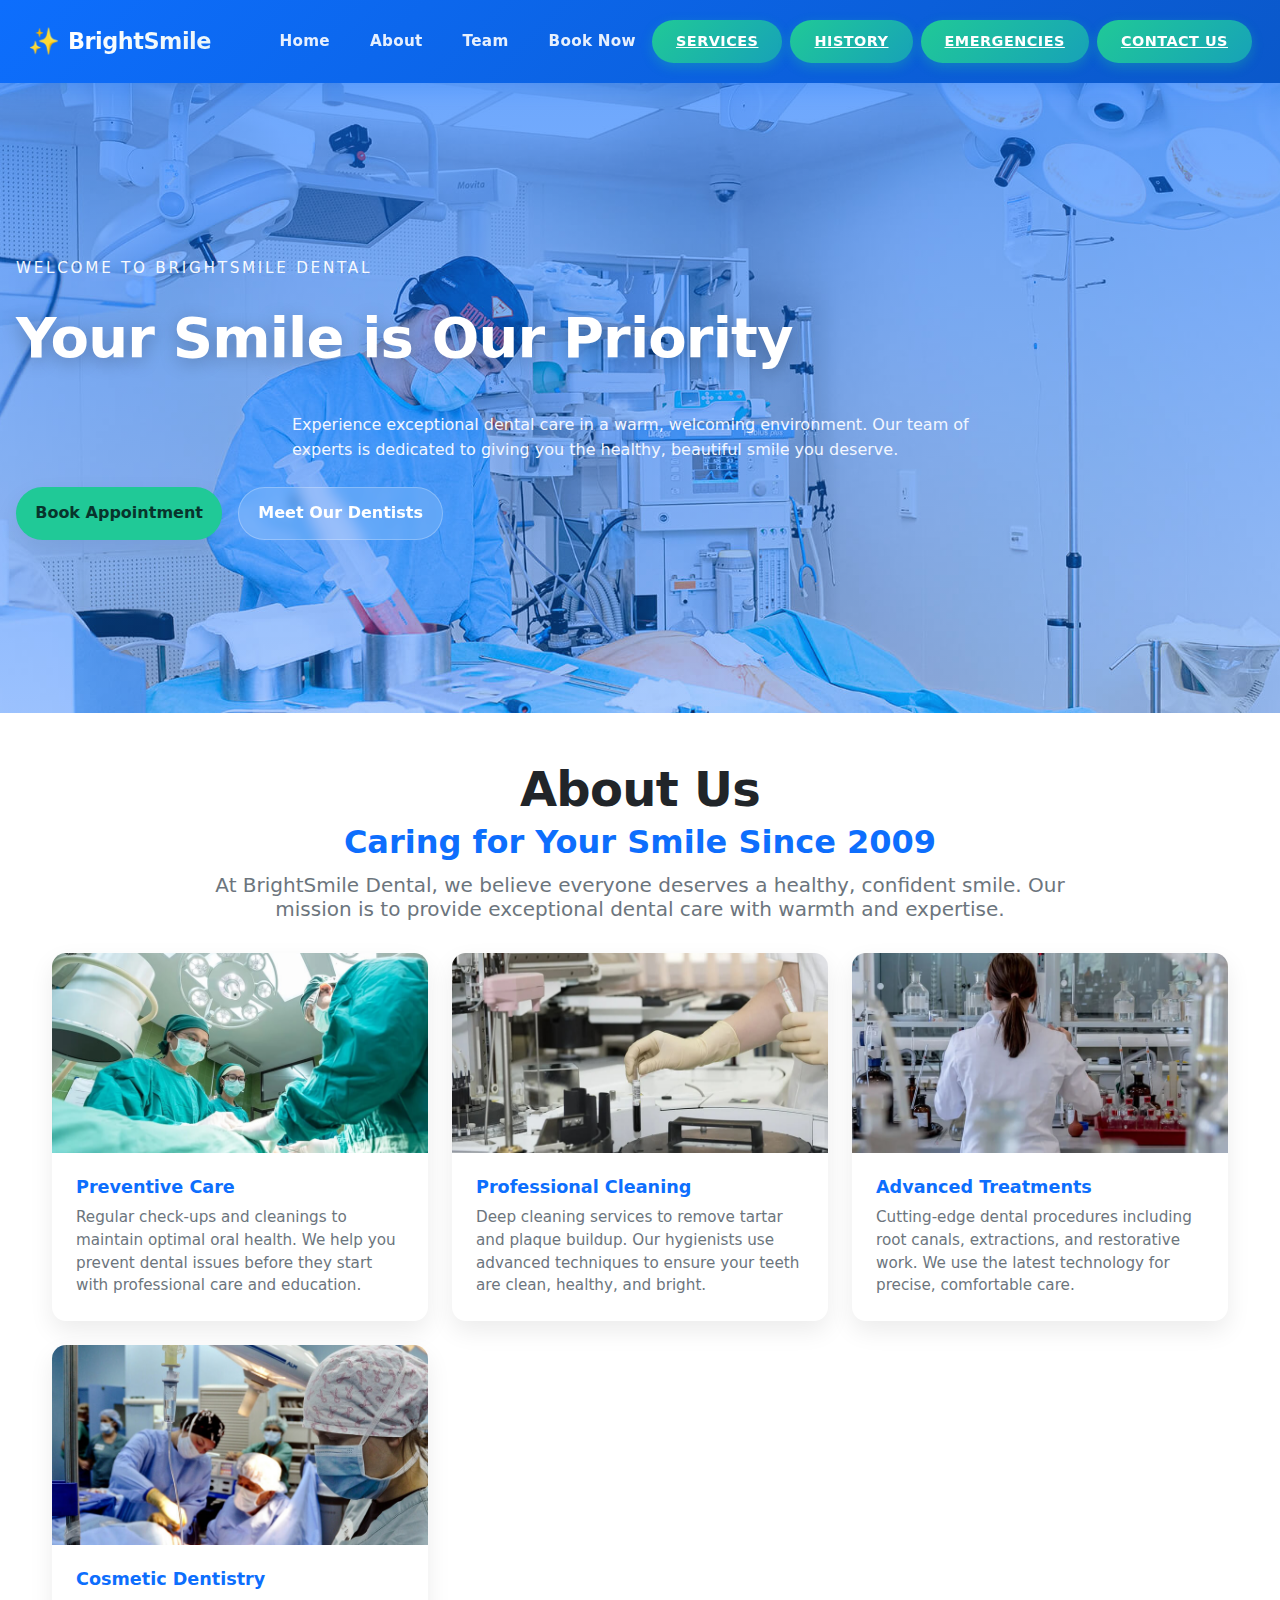
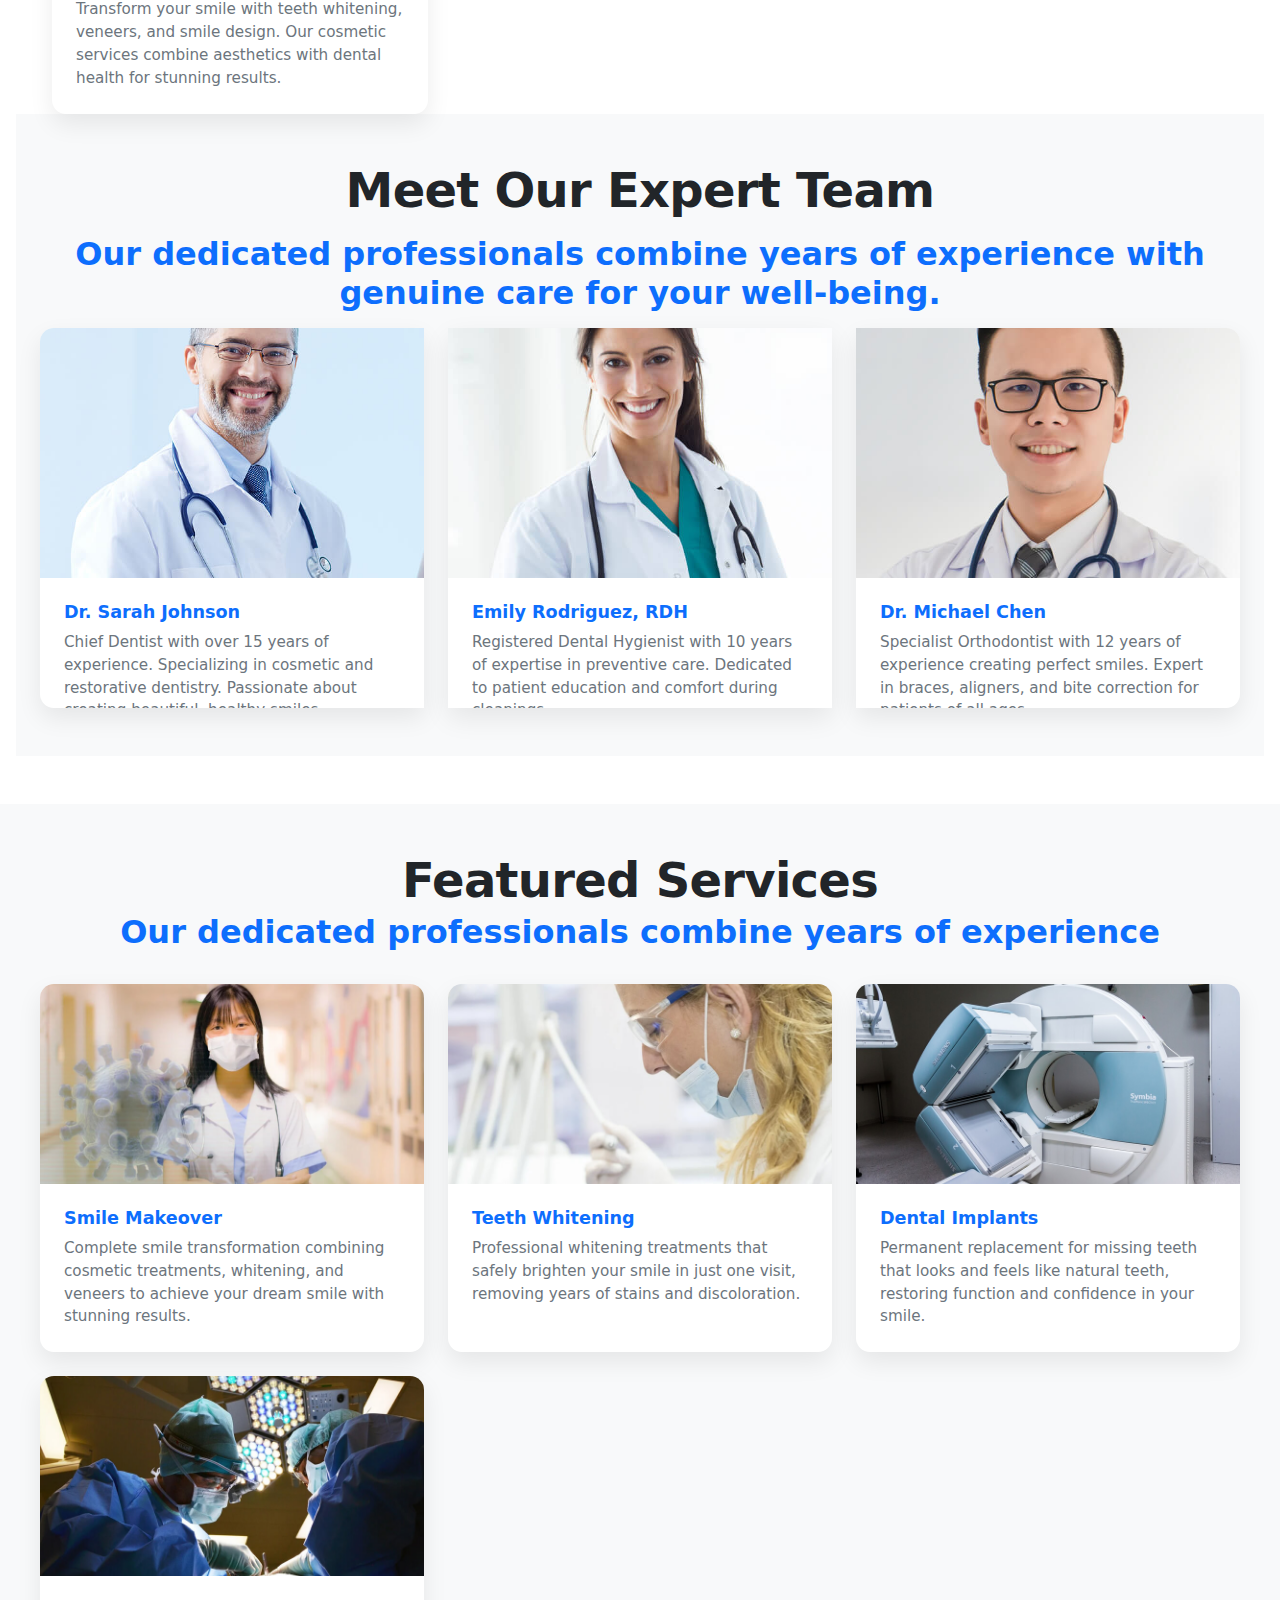
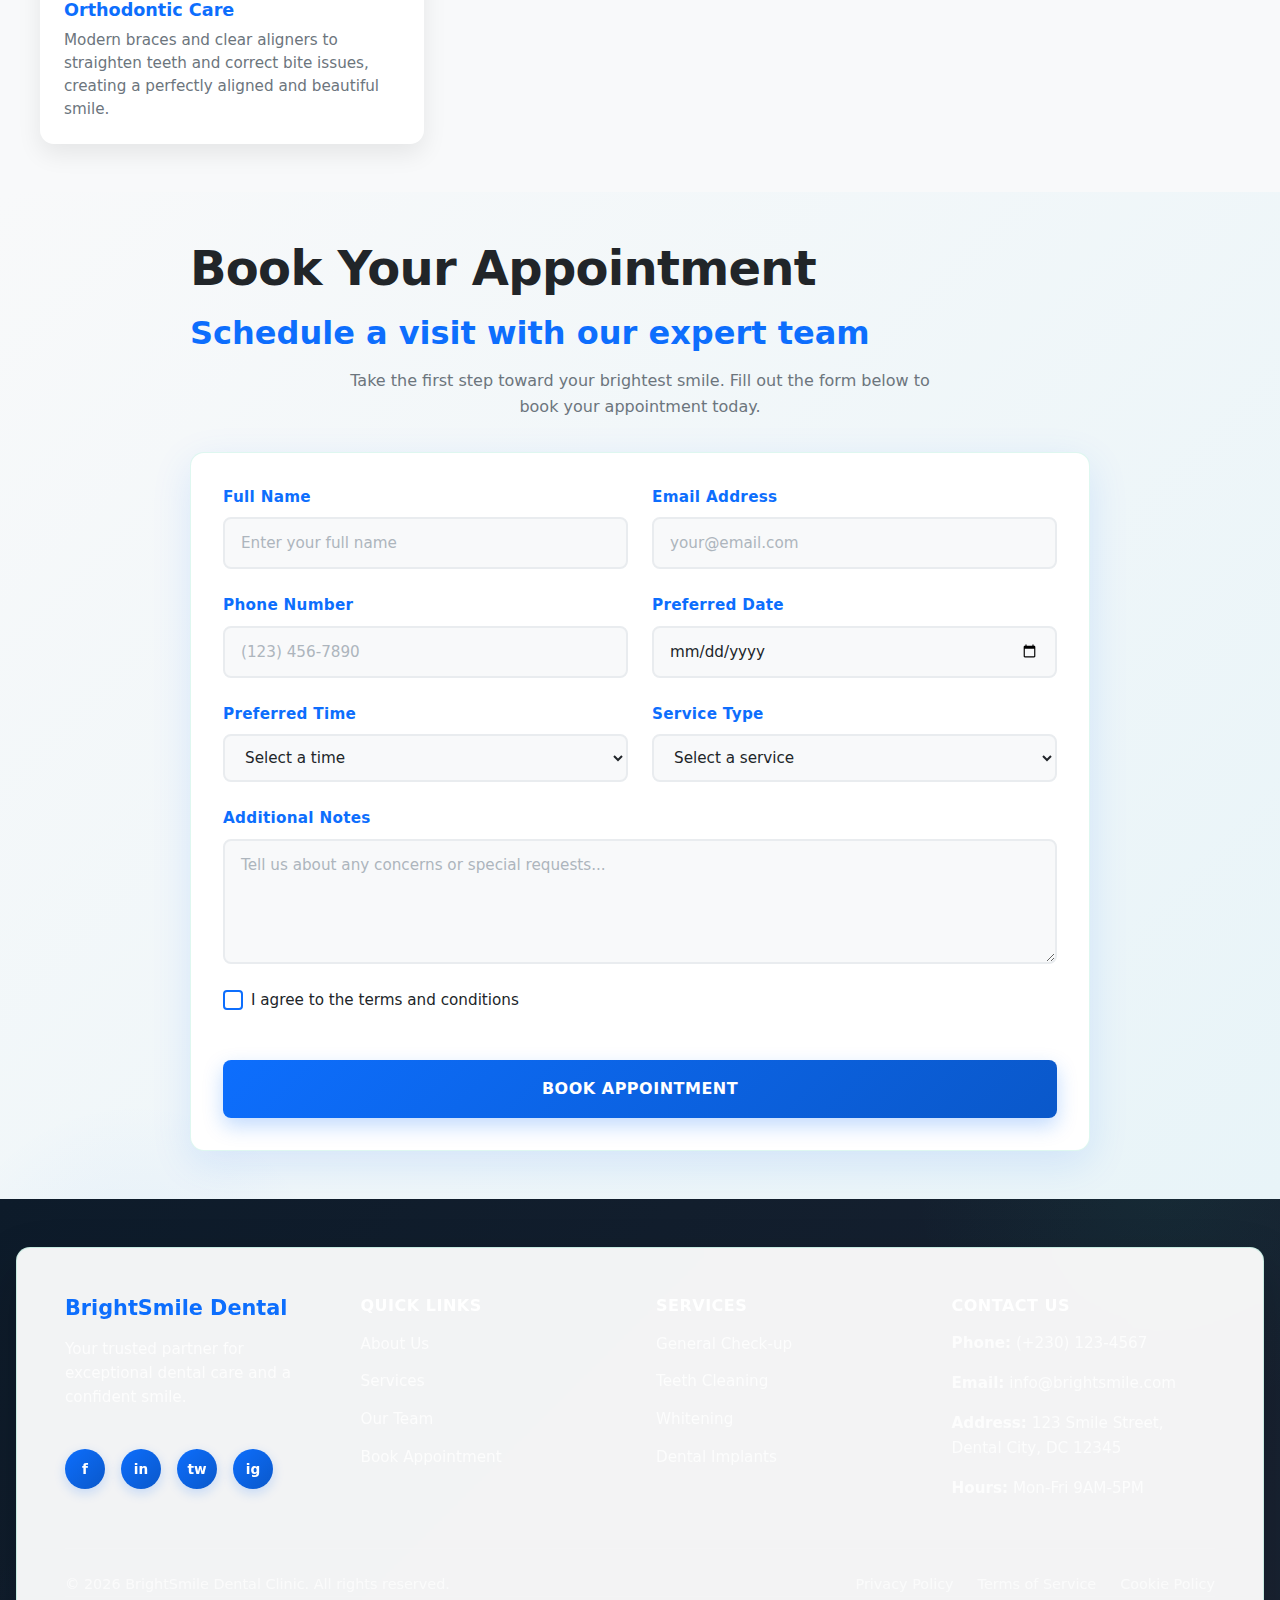
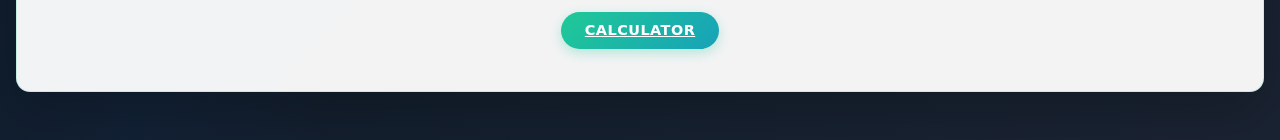
<file: index.html>
<!DOCTYPE html>
<html lang="en">
<head>
    <meta charset="UTF-8">
    <meta name="viewport" content="width=device-width, initial-scale=1.0">

      <!-- Bootstrap CSS -->
    <link href="https://cdn.jsdelivr.net/npm/bootstrap@5.3.2/dist/css/bootstrap.min.css" rel="stylesheet" />

    <!--custom css-->

    <link rel="stylesheet" href="stylesheet.css">
    <title>Brightest Smile Clinic</title>
</head>
<body>
    <nav class="navbar navbar-expand-lg navbar-dark custom-navbar">
      <div class="container-fluid">
        <a class="navbar-brand" href="#home">
          <span class="brand-icon">✨</span>
          <span class="brand-text">BrightSmile</span>
        </a>
        <button class="navbar-toggler" type="button" data-bs-toggle="collapse" data-bs-target="#navbarNav" aria-controls="navbarNav" aria-expanded="false" aria-label="Toggle navigation">
          <span class="navbar-toggler-icon"></span>
        </button>
        <div class="collapse navbar-collapse" id="navbarNav">
          <ul class="navbar-nav ms-auto gap-2">
            <li class="nav-item">
              <a class="nav-link" href="#home">Home</a>
            </li>
            <li class="nav-item">
              <a class="nav-link" href="#About">About</a>
            </li>
            <li class="nav-item">
              <a class="nav-link" href="#our_team">Team</a>
            </li>
            <li class="nav-item">
              <a class="nav-link" href="#appointment_section">Book Now</a>
            </li>
          </ul>
          <a class="contact-btn" href="services.html" style="margin-right: .5rem;">Services</a>
          <a class="contact-btn" href="history.html" style="margin-right: .5rem;">History</a>
          <a class="contact-btn" href="emergencies.html" style="margin-right: .5rem;">Emergencies</a>
          <a class="contact-btn" href="contactus.html">Contact Us</a>
        </div>
      </div>
    </nav>
</nav>

    <section>
      <header id="home">

            <!--We will add a background image and some text for the heading-->
            <div class="welcome">Welcome to BrightSmile Dental</div>
            <div class="motto">
                <h1>Your Smile is Our Priority</h1>
            </div>
            <div class="container">Experience exceptional dental care in a warm, welcoming environment. Our team of experts is dedicated to giving you the healthy, beautiful smile you deserve.</div>
            <div class="buttons">
                <button type="button">Book Appointment</button>
                <button type="button">Meet Our Dentists</button>
            </div>
        </header>
    </section>

    <!--Services-->

    <section id="About">
        <h1>About Us</h1>
        <h2>Caring for Your Smile Since 2009</h2>
        <h3>At BrightSmile Dental, we believe everyone deserves a healthy, confident smile. Our mission is to provide exceptional dental care with warmth and expertise.</h3>

        <!--Adding bootstrape cards-->

        <div class="row row-cols-1 row-cols-md-3 g-4">
  <div class="col">
    <div class="card">
      <img src="assets/img/gallery/gallery-1.jpg" class="card-img-top" alt="Preventive dental care and check-up">
      <div class="card-body">
        <h5 class="card-title">Preventive Care</h5>
        <p class="card-text">Regular check-ups and cleanings to maintain optimal oral health. We help you prevent dental issues before they start with professional care and education.</p>
      </div>
    </div>
  </div>
  <div class="col">
    <div class="card">
      <img src="assets/img/gallery/gallery-2.jpg" class="card-img-top" alt="Tooth care and cleaning">
      <div class="card-body">
        <h5 class="card-title">Professional Cleaning</h5>
        <p class="card-text">Deep cleaning services to remove tartar and plaque buildup. Our hygienists use advanced techniques to ensure your teeth are clean, healthy, and bright.</p>
      </div>
    </div>
  </div>
  <div class="col">
    <div class="card">
      <img src="assets/img/gallery/gallery-3.jpg" class="card-img-top" alt="Dental tools and procedures">
      <div class="card-body">
        <h5 class="card-title">Advanced Treatments</h5>
        <p class="card-text">Cutting-edge dental procedures including root canals, extractions, and restorative work. We use the latest technology for precise, comfortable care.</p>
      </div>
    </div>
  </div>
  <div class="col">
    <div class="card">
      <img src="assets/img/gallery/gallery-4.jpg" class="card-img-top" alt="Cosmetic dentistry and smile design">
      <div class="card-body">
        <h5 class="card-title">Cosmetic Dentistry</h5>
        <p class="card-text">Transform your smile with teeth whitening, veneers, and smile design. Our cosmetic services combine aesthetics with dental health for stunning results.</p>
      </div>
    </div>
  </div>
</div>


                <!--Our team-->

    <div id="our_team">
        <h1>Meet Our Expert Team</h1>
        <h2>Our dedicated professionals combine years of experience with genuine care for your well-being.</h2>


        <!--bootstrape cards-->
        <div class="card-group">
  <div class="card">
    <img src="assets/img/doctors/doctors-1.jpg" class="card-img-top" alt="Experienced dentist portrait">
    <div class="card-body">
      <h5 class="card-title">Dr. Sarah Johnson</h5>
      <p class="card-text">Chief Dentist with over 15 years of experience. Specializing in cosmetic and restorative dentistry. Passionate about creating beautiful, healthy smiles.</p>
      <p class="card-text"><small class="text-muted">DDS, Board Certified</small></p>
    </div>
  </div>
  <div class="card">
    <img src="assets/img/doctors/doctors-2.jpg" class="card-img-top" alt="Dental hygienist portrait">
    <div class="card-body">
      <h5 class="card-title">Emily Rodriguez, RDH</h5>
      <p class="card-text">Registered Dental Hygienist with 10 years of expertise in preventive care. Dedicated to patient education and comfort during cleanings.</p>
      <p class="card-text"><small class="text-muted">RDH, Certified Specialist</small></p>
    </div>
  </div>
  <div class="card">
    <img src="assets/img/doctors/doctors-3.jpg" class="card-img-top" alt="Orthodontist portrait">
    <div class="card-body">
      <h5 class="card-title">Dr. Michael Chen</h5>
      <p class="card-text">Specialist Orthodontist with 12 years of experience creating perfect smiles. Expert in braces, aligners, and bite correction for patients of all ages.</p>
      <p class="card-text"><small class="text-muted">DDS MSD, Orthodontics</small></p>
    </div>
  </div>
</div>
    </div>
    </section>

    <section class="featured_services">
          <div id="featured_services">
        <h1>Featured Services</h1>
        <h2>Our dedicated professionals combine years of experience</h2>
<div class="row row-cols-1 row-cols-md-3 g-4">
  <div class="col">
    <div class="card">
      <img src="assets/img/gallery/gallery-5.jpg" class="card-img-top" alt="Featured dental service">
      <div class="card-body">
        <h5 class="card-title">Smile Makeover</h5>
        <p class="card-text">Complete smile transformation combining cosmetic treatments, whitening, and veneers to achieve your dream smile with stunning results.</p>
      </div>
    </div>
  </div>
  <div class="col">
    <div class="card">
      <img src="assets/img/gallery/gallery-6.jpg" class="card-img-top" alt="Featured dental service">
      <div class="card-body">
        <h5 class="card-title">Teeth Whitening</h5>
        <p class="card-text">Professional whitening treatments that safely brighten your smile in just one visit, removing years of stains and discoloration.</p>
      </div>
    </div>
  </div>
  <div class="col">
    <div class="card">
      <img src="assets/img/gallery/gallery-7.jpg" class="card-img-top" alt="Featured dental service">
      <div class="card-body">
        <h5 class="card-title">Dental Implants</h5>
        <p class="card-text">Permanent replacement for missing teeth that looks and feels like natural teeth, restoring function and confidence in your smile.</p>
      </div>
    </div>
  </div>
  <div class="col">
    <div class="card">
      <img src="assets/img/gallery/gallery-8.jpg" class="card-img-top" alt="Featured dental service">
      <div class="card-body">
        <h5 class="card-title">Orthodontic Care</h5>
        <p class="card-text">Modern braces and clear aligners to straighten teeth and correct bite issues, creating a perfectly aligned and beautiful smile.</p>
      </div>
    </div>
  </div>
</div>
    </section>

    <!--form to fill!-->

    <section id="appointment_section">
        <div class="appointment_container">
            <h1>Book Your Appointment</h1>
            <h2>Schedule a visit with our expert team</h2>
            <p class="intro-text">Take the first step toward your brightest smile. Fill out the form below to book your appointment today.</p>

            <form id="appointmentForm" class="appointment-form">
                <div class="form-row">
                    <div class="form-group">
                        <label for="fullName">Full Name</label>
                        <input type="text" id="fullName" name="fullName" placeholder="Enter your full name" required>
                    </div>
                    <div class="form-group">
                        <label for="email">Email Address</label>
                        <input type="email" id="email" name="email" placeholder="your@email.com" required>
                    </div>
                </div>

                <div class="form-row">
                    <div class="form-group">
                        <label for="phone">Phone Number</label>
                        <input type="tel" id="phone" name="phone" placeholder="(123) 456-7890" required>
                    </div>
                    <div class="form-group">
                        <label for="date">Preferred Date</label>
                        <input type="date" id="date" name="date" required>
                    </div>
                </div>

                <div class="form-row">
                    <div class="form-group">
                        <label for="time">Preferred Time</label>
                        <select id="time" name="time" required>
                            <option value="">Select a time</option>
                            <option value="9:00">9:00 AM</option>
                            <option value="10:00">10:00 AM</option>
                            <option value="11:00">11:00 AM</option>
                            <option value="2:00">2:00 PM</option>
                            <option value="3:00">3:00 PM</option>
                            <option value="4:00">4:00 PM</option>
                            <option value="5:00">5:00 PM</option>
                        </select>
                    </div>
                    <div class="form-group">
                        <label for="service">Service Type</label>
                        <select id="service" name="service" required>
                            <option value="">Select a service</option>
                            <option value="checkup">General Check-up</option>
                            <option value="cleaning">Teeth Cleaning</option>
                            <option value="whitening">Whitening</option>
                            <option value="implant">Dental Implant</option>
                            <option value="orthodontics">Orthodontics</option>
                            <option value="emergency">Emergency</option>
                        </select>
                    </div>
                </div>

                <div class="form-group full-width">
                    <label for="message">Additional Notes</label>
                    <textarea id="message" name="message" placeholder="Tell us about any concerns or special requests..." rows="4"></textarea>
                </div>

                <div class="checkbox-group">
                    <label class="checkbox-label">
                        <input type="checkbox" name="consent" required>
                        <span>I agree to the terms and conditions</span>
                    </label>
                </div>

                <button type="submit" class="submit-btn">Book Appointment</button>
            </form>
        </div>
    </section>

    <!-- Footer Section -->
    <footer id="footer_section">
        <div class="footer_container">
            <div class="footer-card">
                <div class="footer-grid">
                    <div class="footer-column">
                        <h3>BrightSmile Dental</h3>
                        <p>Your trusted partner for exceptional dental care and a confident smile.</p>
                        <div class="social-links">
                            <a href="#" class="social-icon">f</a>
                            <a href="#" class="social-icon">in</a>
                            <a href="#" class="social-icon">tw</a>
                            <a href="#" class="social-icon">ig</a>
                        </div>
                    </div>

                    <div class="footer-column">
                        <h4>Quick Links</h4>
                        <ul>
                            <li><a href="#About">About Us</a></li>
                            <li><a href="#featured_services">Services</a></li>
                            <li><a href="#our_team">Our Team</a></li>
                            <li><a href="#appointment_section">Book Appointment</a></li>
                        </ul>
                    </div>

                    <div class="footer-column">
                        <h4>Services</h4>
                        <ul>
                            <li><a href="#">General Check-up</a></li>
                            <li><a href="#">Teeth Cleaning</a></li>
                            <li><a href="#">Whitening</a></li>
                            <li><a href="#">Dental Implants</a></li>
                        </ul>
                    </div>

                    <div class="footer-column">
                        <h4>Contact Us</h4>
                        <p><strong>Phone:</strong> (+230) 123-4567</p>
                        <p><strong>Email:</strong> info@brightsmile.com</p>
                        <p><strong>Address:</strong> 123 Smile Street, Dental City, DC 12345</p>
                        <p><strong>Hours:</strong> Mon-Fri 9AM-5PM</p>
                    </div>
                </div>

                <div class="footer-bottom">
                    <p>&copy; 2026 BrightSmile Dental Clinic. All rights reserved.</p>
                    <div class="footer-links">
                        <a href="#">Privacy Policy</a>
                        <a href="#">Terms of Service</a>
                        <a href="#">Cookie Policy</a>
                    </div>
                </div>

                <div style="text-align: center; padding-top: 20px; border-top: 1px solid rgba(255, 255, 255, 0.1);">
                    <a href="calculator.html" class="contact-btn">Calculator</a>
                </div>
            </div>
        </div>
    </footer>

    <!-- Bootstrap Bundle JS (includes Popper) -->
    <script src="https://cdn.jsdelivr.net/npm/bootstrap@5.3.2/dist/js/bootstrap.bundle.min.js"></script>

    

    <!-- Form Validation Script -->
    <script>
        document.addEventListener('DOMContentLoaded', function() {
            const form = document.getElementById('appointmentForm');
            const phone = document.getElementById('phone');

            // Validate phone number (10-15 digits)
            phone.addEventListener('blur', function() {
                const phoneValue = phone.value.replace(/\D/g, '');
                if (phoneValue.length < 5) {
                    phone.setCustomValidity('Phone number must be at least 8 digits');
                } else if (phoneValue.length > 12) {
                    phone.setCustomValidity('Phone number is too long');
                } else {
                    phone.setCustomValidity('');
                }
            });

            // Form submission
            form.addEventListener('submit', function(e) {
                e.preventDefault();
                
                if (form.checkValidity()) {
                    alert('Appointment booked successfully!\nWe will contact you soon at ' + phone.value);
                    form.reset();
                } else {
                    form.reportValidity();
                }
            });
        });
    </script>

</body>
</html>
</file>
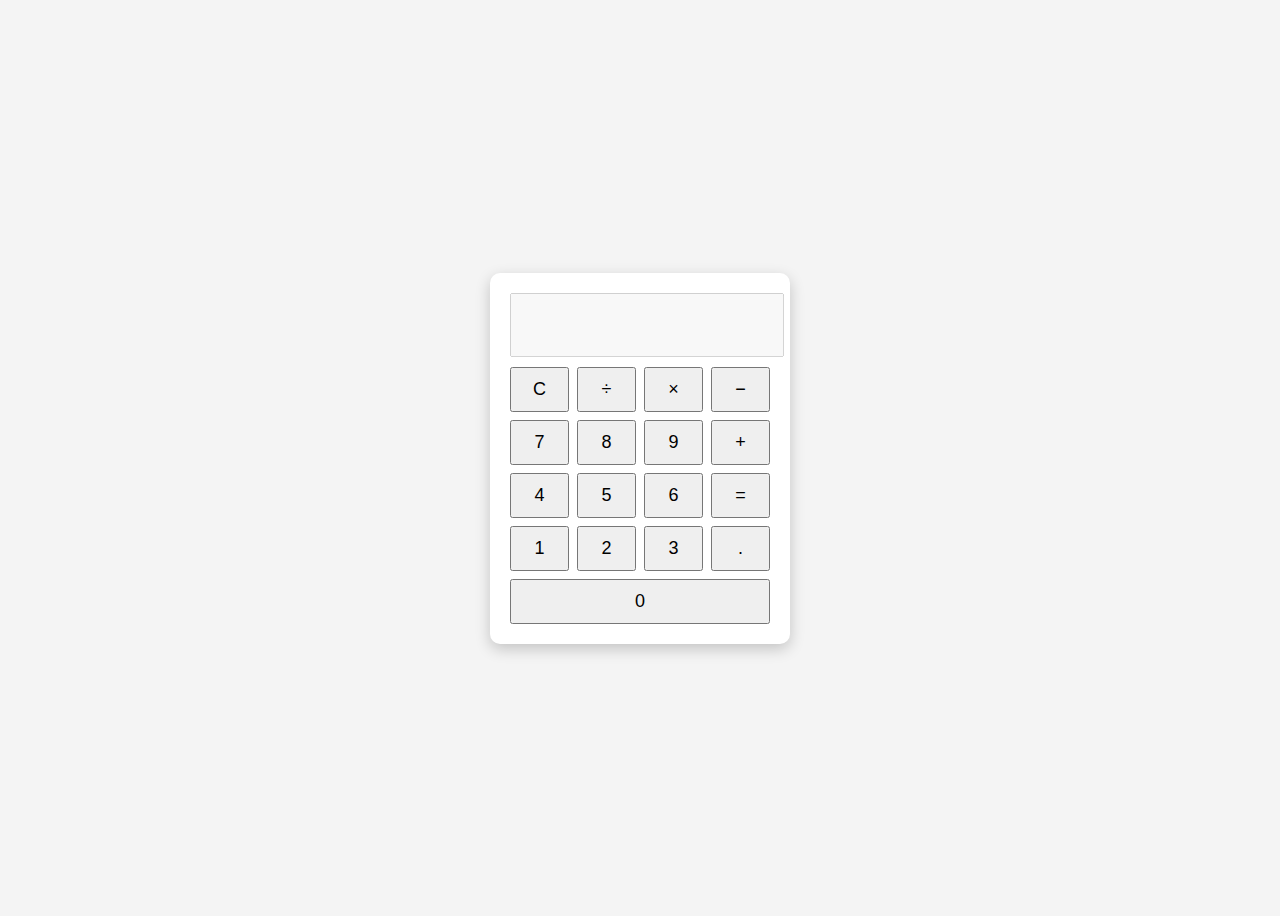
<file: calculator.html>
<!DOCTYPE html>
<html>
<head>
  <title>JavaScript Calculator</title>
  <style>
    body {
      font-family: Arial;
      display: flex;
      justify-content: center;
      align-items: center;
      height: 100vh;
      background: #f4f4f4;
    }

    .calculator {
      background: white;
      padding: 20px;
      border-radius: 10px;
      box-shadow: 0 5px 15px rgba(0,0,0,0.2);
      width: 260px;
    }

    #display {
      width: 100%;
      height: 50px;
      font-size: 22px;
      text-align: right;
      margin-bottom: 10px;
      padding: 5px;
    }

    .buttons {
      display: grid;
      grid-template-columns: repeat(4, 1fr);
      gap: 8px;
    }

    button {
      height: 45px;
      font-size: 18px;
      cursor: pointer;
    }
  </style>
</head>

<body>

<div class="calculator">
  <input type="text" id="display" disabled>

  <div class="buttons">
    <button onclick="clearDisplay()">C</button>
    <button onclick="append('/')">÷</button>
    <button onclick="append('*')">×</button>
    <button onclick="append('-')">−</button>

    <button onclick="append('7')">7</button>
    <button onclick="append('8')">8</button>
    <button onclick="append('9')">9</button>
    <button onclick="append('+')">+</button>

    <button onclick="append('4')">4</button>
    <button onclick="append('5')">5</button>
    <button onclick="append('6')">6</button>
    <button onclick="calculate()">=</button>

    <button onclick="append('1')">1</button>
    <button onclick="append('2')">2</button>
    <button onclick="append('3')">3</button>
    <button onclick="append('.')">.</button>

    <button onclick="append('0')" style="grid-column: span 4;">0</button>
  </div>
</div>

<script>
  const display = document.getElementById("display");

  function append(value) {
    display.value += value;
  }

  function clearDisplay() {
    display.value = "";
  }

  function calculate() {
    try {
      display.value = eval(display.value);
    } catch {
      display.value = "Error";
    }
  }
</script>

</body>
</html>
</file>
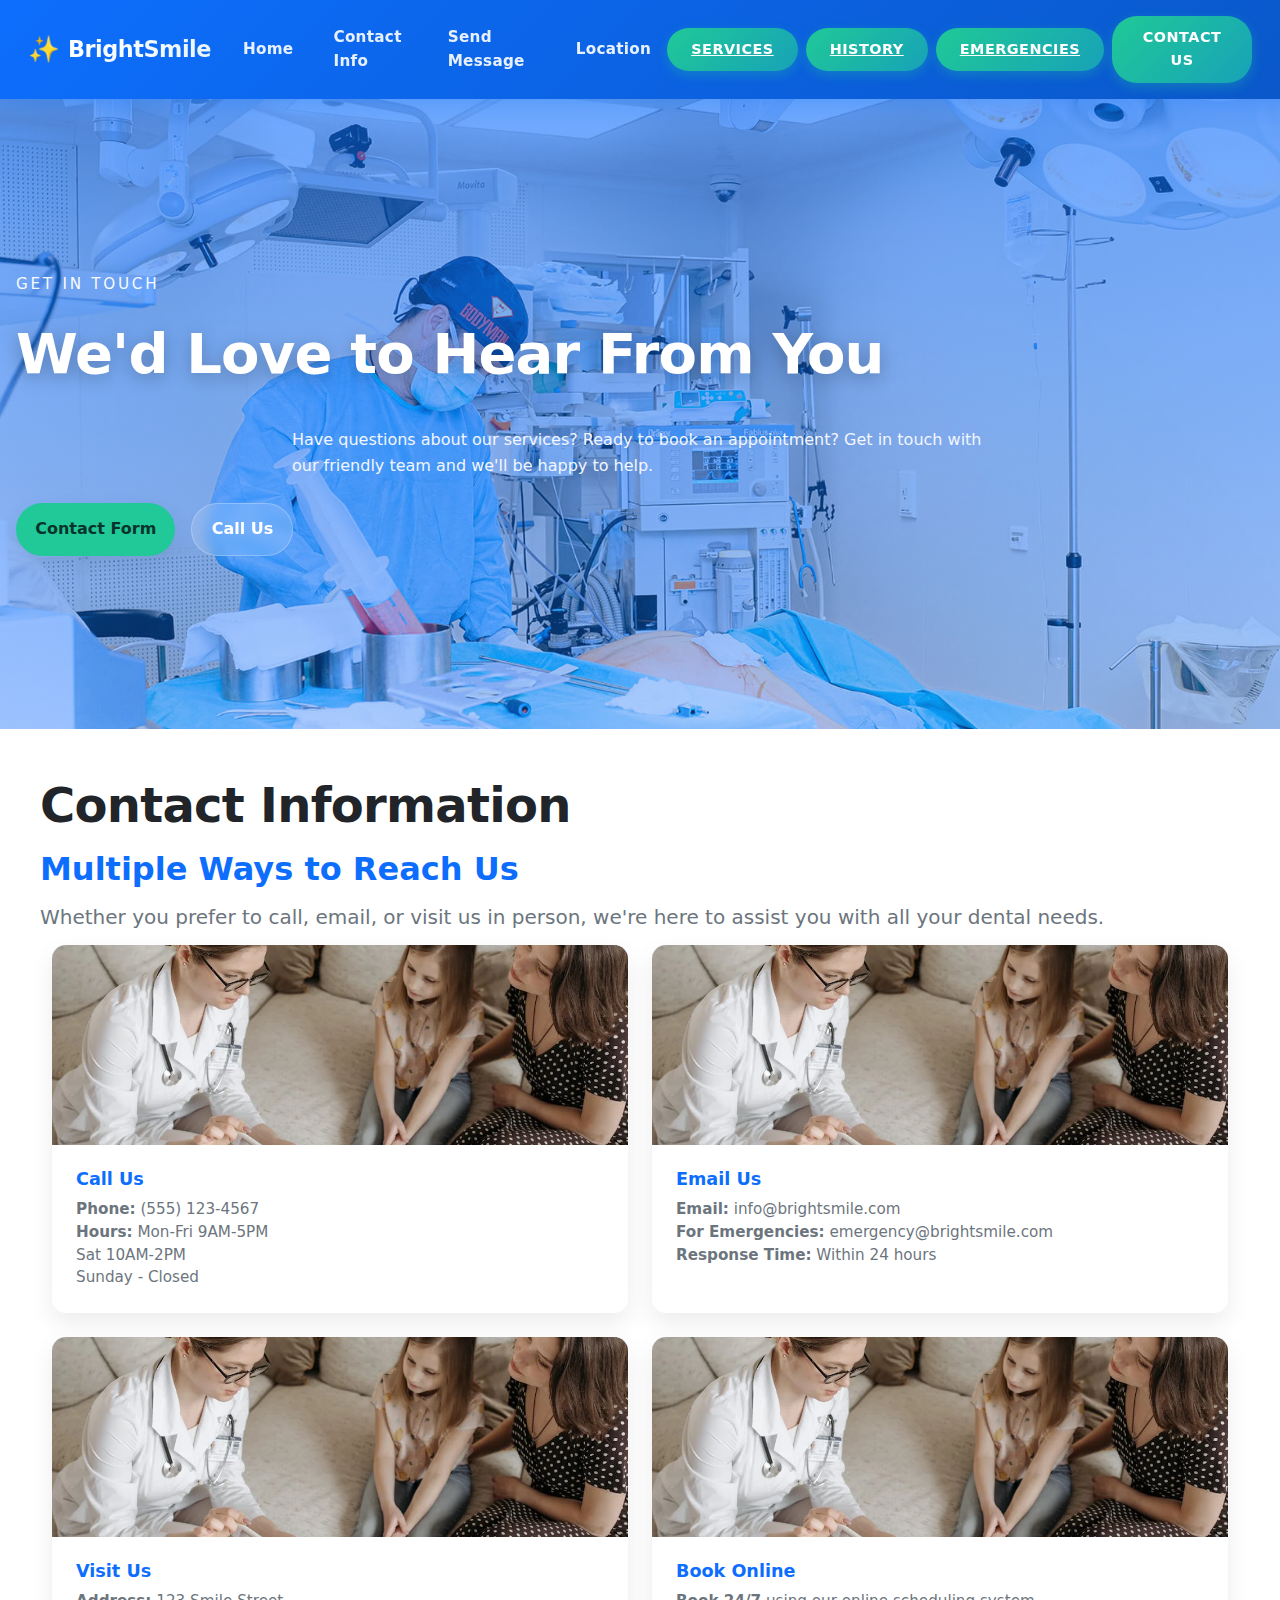
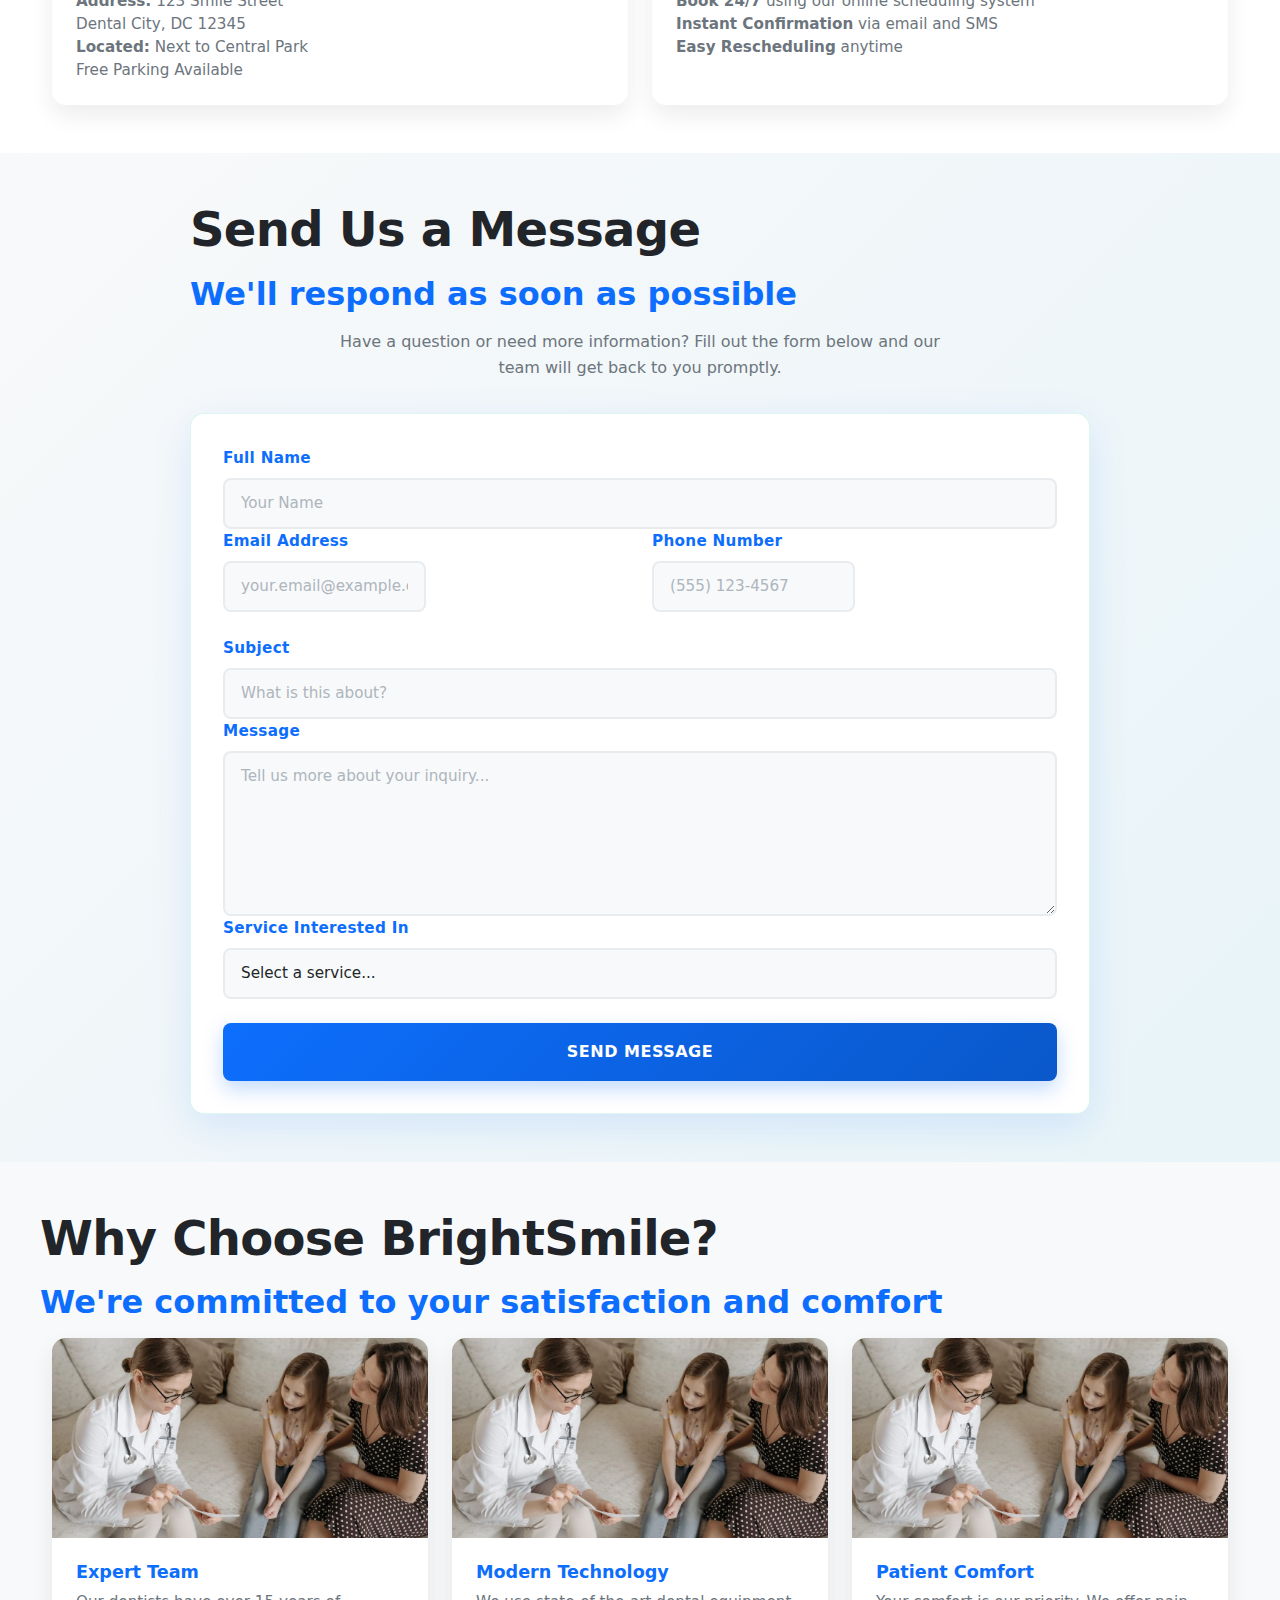
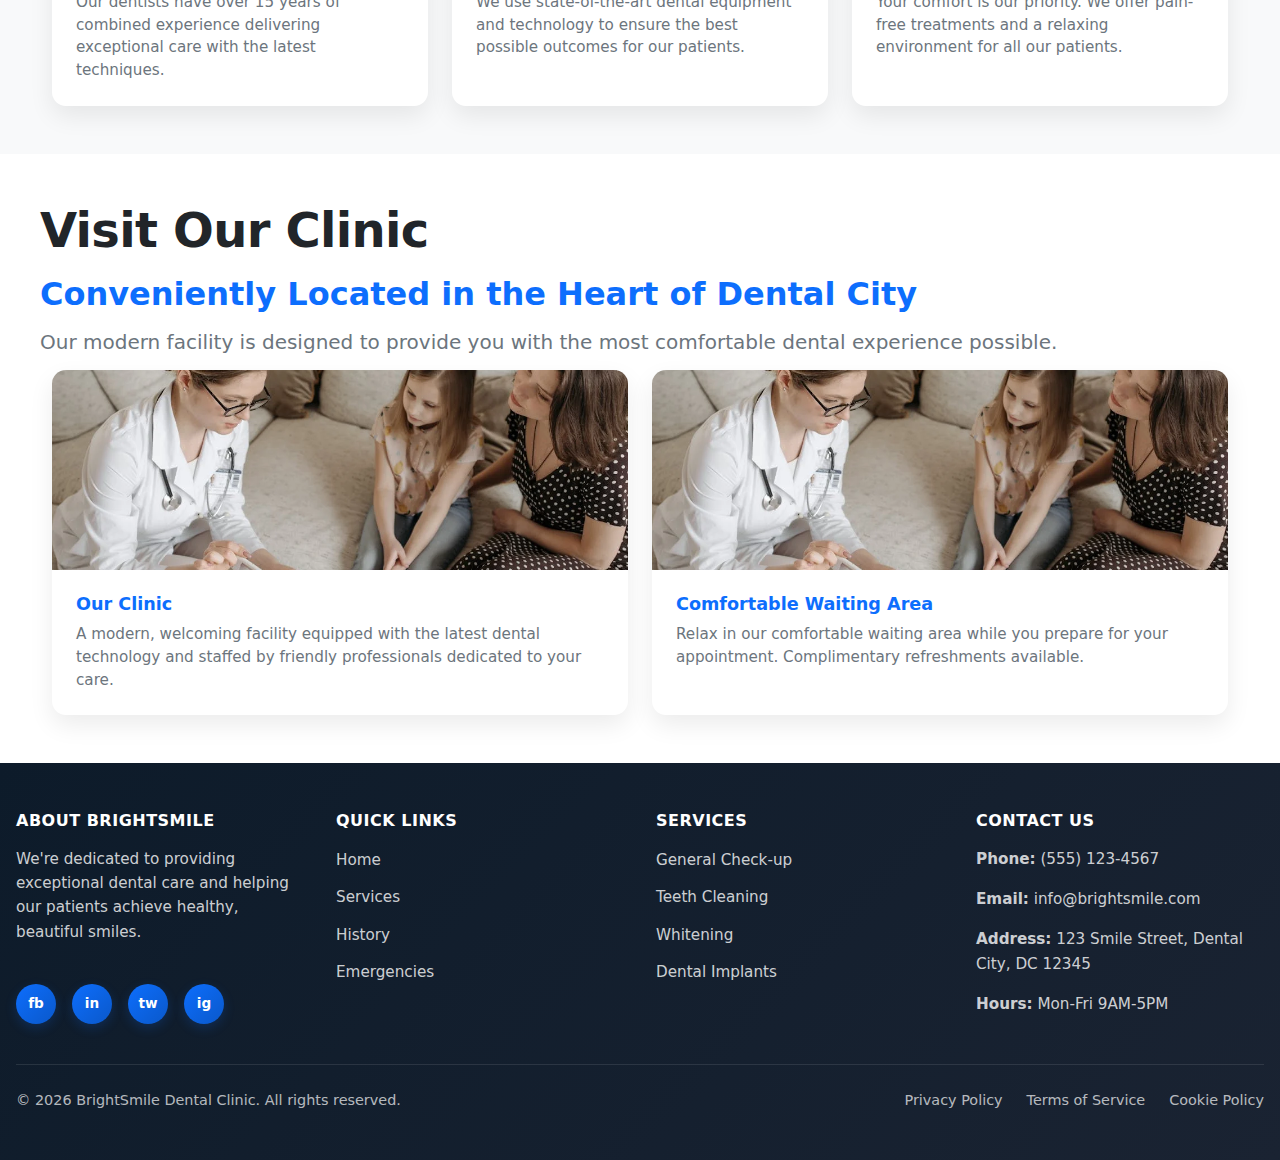
<file: contactus.html>
<!DOCTYPE html>
<html lang="en">
<head>
    <meta charset="UTF-8">
    <meta name="viewport" content="width=device-width, initial-scale=1.0">

    <!-- Bootstrap CSS -->
    <link href="https://cdn.jsdelivr.net/npm/bootstrap@5.3.2/dist/css/bootstrap.min.css" rel="stylesheet" />

    <!--custom css-->
    <link rel="stylesheet" href="stylesheet.css">
 
    <title>Contact Us - BrightSmile Clinic</title>
</head>
<body>
    <nav class="navbar navbar-expand-lg navbar-dark custom-navbar">
      <div class="container-fluid">
        <a class="navbar-brand" href="#home">
          <span class="brand-icon">✨</span>
          <span class="brand-text">BrightSmile</span>
        </a>
        <button class="navbar-toggler" type="button" data-bs-toggle="collapse" data-bs-target="#navbarNav" aria-controls="navbarNav" aria-expanded="false" aria-label="Toggle navigation">
          <span class="navbar-toggler-icon"></span>
        </button>
        <div class="collapse navbar-collapse" id="navbarNav">
          <ul class="navbar-nav ms-auto gap-2">
            <li class="nav-item">
              <a class="nav-link" href="index.html">Home</a>
            </li>
            <li class="nav-item">
              <a class="nav-link" href="#contact_info">Contact Info</a>
            </li>
            <li class="nav-item">
              <a class="nav-link" href="#contact_form">Send Message</a>
            </li>
            <li class="nav-item">
              <a class="nav-link" href="#location">Location</a>
            </li>
          </ul>
          <a class="contact-btn" href="services.html" style="margin-right: .5rem;">Services</a>
          <a class="contact-btn" href="history.html" style="margin-right: .5rem;">History</a>
          <a class="contact-btn" href="emergencies.html" style="margin-right: .5rem;">Emergencies</a>
          <button class="contact-btn">Contact Us</button>
        </div>
      </div>
    </nav>

    <!-- Header Section -->
    <section>
      <header id="home">
            <div class="welcome">Get In Touch</div>
            <div class="motto">
                <h1>We'd Love to Hear From You</h1>
            </div>
            <div class="container">Have questions about our services? Ready to book an appointment? Get in touch with our friendly team and we'll be happy to help.</div>
            <div class="buttons">
                <button type="button">Contact Form</button>
                <button type="button">Call Us</button>
            </div>
        </header>
    </section>

    <!-- Contact Information Section -->
    <section id="contact_info">
        <div class="contact-section-wrapper">
            <h1>Contact Information</h1>
            <h2>Multiple Ways to Reach Us</h2>
            <h3>Whether you prefer to call, email, or visit us in person, we're here to assist you with all your dental needs.</h3>

            <div class="row row-cols-1 row-cols-md-2 g-4">
          <div class="col">
            <div class="card">
              <img src="assets/img1/health/consultation-3.webp" class="card-img-top" alt="Phone support">
              <div class="card-body">
                <h5 class="card-title">Call Us</h5>
                <p class="card-text"><strong>Phone:</strong> (555) 123-4567<br>
                <strong>Hours:</strong> Mon-Fri 9AM-5PM<br>
                Sat 10AM-2PM<br>
                Sunday - Closed</p>
              </div>
            </div>
          </div>
          <div class="col">
            <div class="card">
              <img src="assets/img1/health/consultation-3.webp" class="card-img-top" alt="Email support">
              <div class="card-body">
                <h5 class="card-title">Email Us</h5>
                <p class="card-text"><strong>Email:</strong> info@brightsmile.com<br>
                <strong>For Emergencies:</strong> emergency@brightsmile.com<br>
                <strong>Response Time:</strong> Within 24 hours</p>
              </div>
            </div>
          </div>
          <div class="col">
            <div class="card">
              <img src="assets/img1/health/consultation-3.webp" class="card-img-top" alt="Office location">
              <div class="card-body">
                <h5 class="card-title">Visit Us</h5>
                <p class="card-text"><strong>Address:</strong> 123 Smile Street<br>
                Dental City, DC 12345<br>
                <strong>Located:</strong> Next to Central Park<br>
                Free Parking Available</p>
              </div>
            </div>
          </div>
          <div class="col">
            <div class="card">
              <img src="assets/img1/health/consultation-3.webp" class="card-img-top" alt="Appointment booking">
              <div class="card-body">
                <h5 class="card-title">Book Online</h5>
                <p class="card-text"><strong>Book 24/7</strong> using our online scheduling system<br>
                <strong>Instant Confirmation</strong> via email and SMS<br>
                <strong>Easy Rescheduling</strong> anytime</p>
              </div>
            </div>
          </div>
        </div>
    </section>

    <!-- Contact Form Section -->
    <section id="contact_form">
        <div class="appointment_container">
            <h1>Send Us a Message</h1>
            <h2>We'll respond as soon as possible</h2>
            <p class="intro-text">Have a question or need more information? Fill out the form below and our team will get back to you promptly.</p>

            <form id="contactForm" class="appointment-form">
                <div class="form-group">
                    <label for="name">Full Name</label>
                    <input type="text" class="form-control" id="name" placeholder="Your Name" required>
                </div>

                <div class="form-row">
                    <div class="form-group col-md-6">
                        <label for="email">Email Address</label>
                        <input type="email" class="form-control" id="email" placeholder="your.email@example.com" required>
                    </div>
                    <div class="form-group col-md-6">
                        <label for="phone">Phone Number</label>
                        <input type="tel" class="form-control" id="phone" placeholder="(555) 123-4567">
                    </div>
                </div>

                <div class="form-group">
                    <label for="subject">Subject</label>
                    <input type="text" class="form-control" id="subject" placeholder="What is this about?" required>
                </div>

                <div class="form-group">
                    <label for="message">Message</label>
                    <textarea class="form-control" id="message" rows="6" placeholder="Tell us more about your inquiry..." required></textarea>
                </div>

                <div class="form-group">
                    <label for="service">Service Interested In</label>
                    <select class="form-control" id="service">
                        <option value="">Select a service...</option>
                        <option value="general">General Check-up</option>
                        <option value="cleaning">Professional Cleaning</option>
                        <option value="whitening">Teeth Whitening</option>
                        <option value="implants">Dental Implants</option>
                        <option value="orthodontics">Orthodontics</option>
                        <option value="cosmetic">Cosmetic Dentistry</option>
                        <option value="emergency">Emergency Care</option>
                        <option value="other">Other</option>
                    </select>
                </div>

                <button type="submit" class="submit-btn">Send Message</button>
            </form>
        </div>
    </section>

    <!-- Why Choose Us Section -->
    <section id="why_choose">
        <div class="why-choose-wrapper">
            <h1>Why Choose BrightSmile?</h1>
            <h2>We're committed to your satisfaction and comfort</h2>

            <div class="row row-cols-1 row-cols-md-3 g-4">
          <div class="col">
            <div class="card">
              <img src="assets/img1/health/consultation-3.webp" class="card-img-top" alt="Expert team">
              <div class="card-body">
                <h5 class="card-title">Expert Team</h5>
                <p class="card-text">Our dentists have over 15 years of combined experience delivering exceptional care with the latest techniques.</p>
              </div>
            </div>
          </div>
          <div class="col">
            <div class="card">
              <img src="assets/img1/health/consultation-3.webp" class="card-img-top" alt="Modern technology">
              <div class="card-body">
                <h5 class="card-title">Modern Technology</h5>
                <p class="card-text">We use state-of-the-art dental equipment and technology to ensure the best possible outcomes for our patients.</p>
              </div>
            </div>
          </div>
          <div class="col">
            <div class="card">
              <img src="assets/img1/health/consultation-3.webp" class="card-img-top" alt="Patient comfort">
              <div class="card-body">
                <h5 class="card-title">Patient Comfort</h5>
                <p class="card-text">Your comfort is our priority. We offer pain-free treatments and a relaxing environment for all our patients.</p>
              </div>
            </div>
          </div>
        </div>
        </div>
    </section>

    <!-- Location Section -->
    <section id="location">
        <div class="location-wrapper">
            <h1>Visit Our Clinic</h1>
            <h2>Conveniently Located in the Heart of Dental City</h2>
            <h3>Our modern facility is designed to provide you with the most comfortable dental experience possible.</h3>

            <div class="row row-cols-1 row-cols-md-2 g-4">
          <div class="col">
            <div class="card">
              <img src="assets/img1/health/consultation-3.webp" class="card-img-top" alt="Clinic exterior">
              <div class="card-body">
                <h5 class="card-title">Our Clinic</h5>
                <p class="card-text">A modern, welcoming facility equipped with the latest dental technology and staffed by friendly professionals dedicated to your care.</p>
              </div>
            </div>
          </div>
          <div class="col">
            <div class="card">
              <img src="assets/img1/health/consultation-3.webp" class="card-img-top" alt="Waiting room">
              <div class="card-body">
                <h5 class="card-title">Comfortable Waiting Area</h5>
                <p class="card-text">Relax in our comfortable waiting area while you prepare for your appointment. Complimentary refreshments available.</p>
              </div>
            </div>
          </div>
        </div>
        </div>
    </section>

    <!-- Footer -->
    <footer>
        <div class="footer-content">
            <div class="footer-container">
                <div class="footer-column">
                    <h4>About BrightSmile</h4>
                    <p>We're dedicated to providing exceptional dental care and helping our patients achieve healthy, beautiful smiles.</p>
                    <div class="social-icons">
                        <a href="#" class="social-icon">fb</a>
                        <a href="#" class="social-icon">in</a>
                        <a href="#" class="social-icon">tw</a>
                        <a href="#" class="social-icon">ig</a>
                    </div>
                </div>

                <div class="footer-column">
                    <h4>Quick Links</h4>
                    <ul>
                        <li><a href="index.html">Home</a></li>
                        <li><a href="services.html">Services</a></li>
                        <li><a href="history.html">History</a></li>
                        <li><a href="emergencies.html">Emergencies</a></li>
                    </ul>
                </div>

                <div class="footer-column">
                    <h4>Services</h4>
                    <ul>
                        <li><a href="#">General Check-up</a></li>
                        <li><a href="#">Teeth Cleaning</a></li>
                        <li><a href="#">Whitening</a></li>
                        <li><a href="#">Dental Implants</a></li>
                    </ul>
                </div>

                <div class="footer-column">
                    <h4>Contact Us</h4>
                    <p><strong>Phone:</strong> (555) 123-4567</p>
                    <p><strong>Email:</strong> info@brightsmile.com</p>
                    <p><strong>Address:</strong> 123 Smile Street, Dental City, DC 12345</p>
                    <p><strong>Hours:</strong> Mon-Fri 9AM-5PM</p>
                </div>
            </div>

            <div class="footer-bottom">
                <p>&copy; 2026 BrightSmile Dental Clinic. All rights reserved.</p>
                <div class="footer-links">
                    <a href="#">Privacy Policy</a>
                    <a href="#">Terms of Service</a>
                    <a href="#">Cookie Policy</a>
                </div>
            </div>
        </div>
    </footer>

    <!-- Bootstrap JS -->
    <script src="https://cdn.jsdelivr.net/npm/bootstrap@5.3.2/dist/js/bootstrap.bundle.min.js"></script>
</body>
</html>
</file>
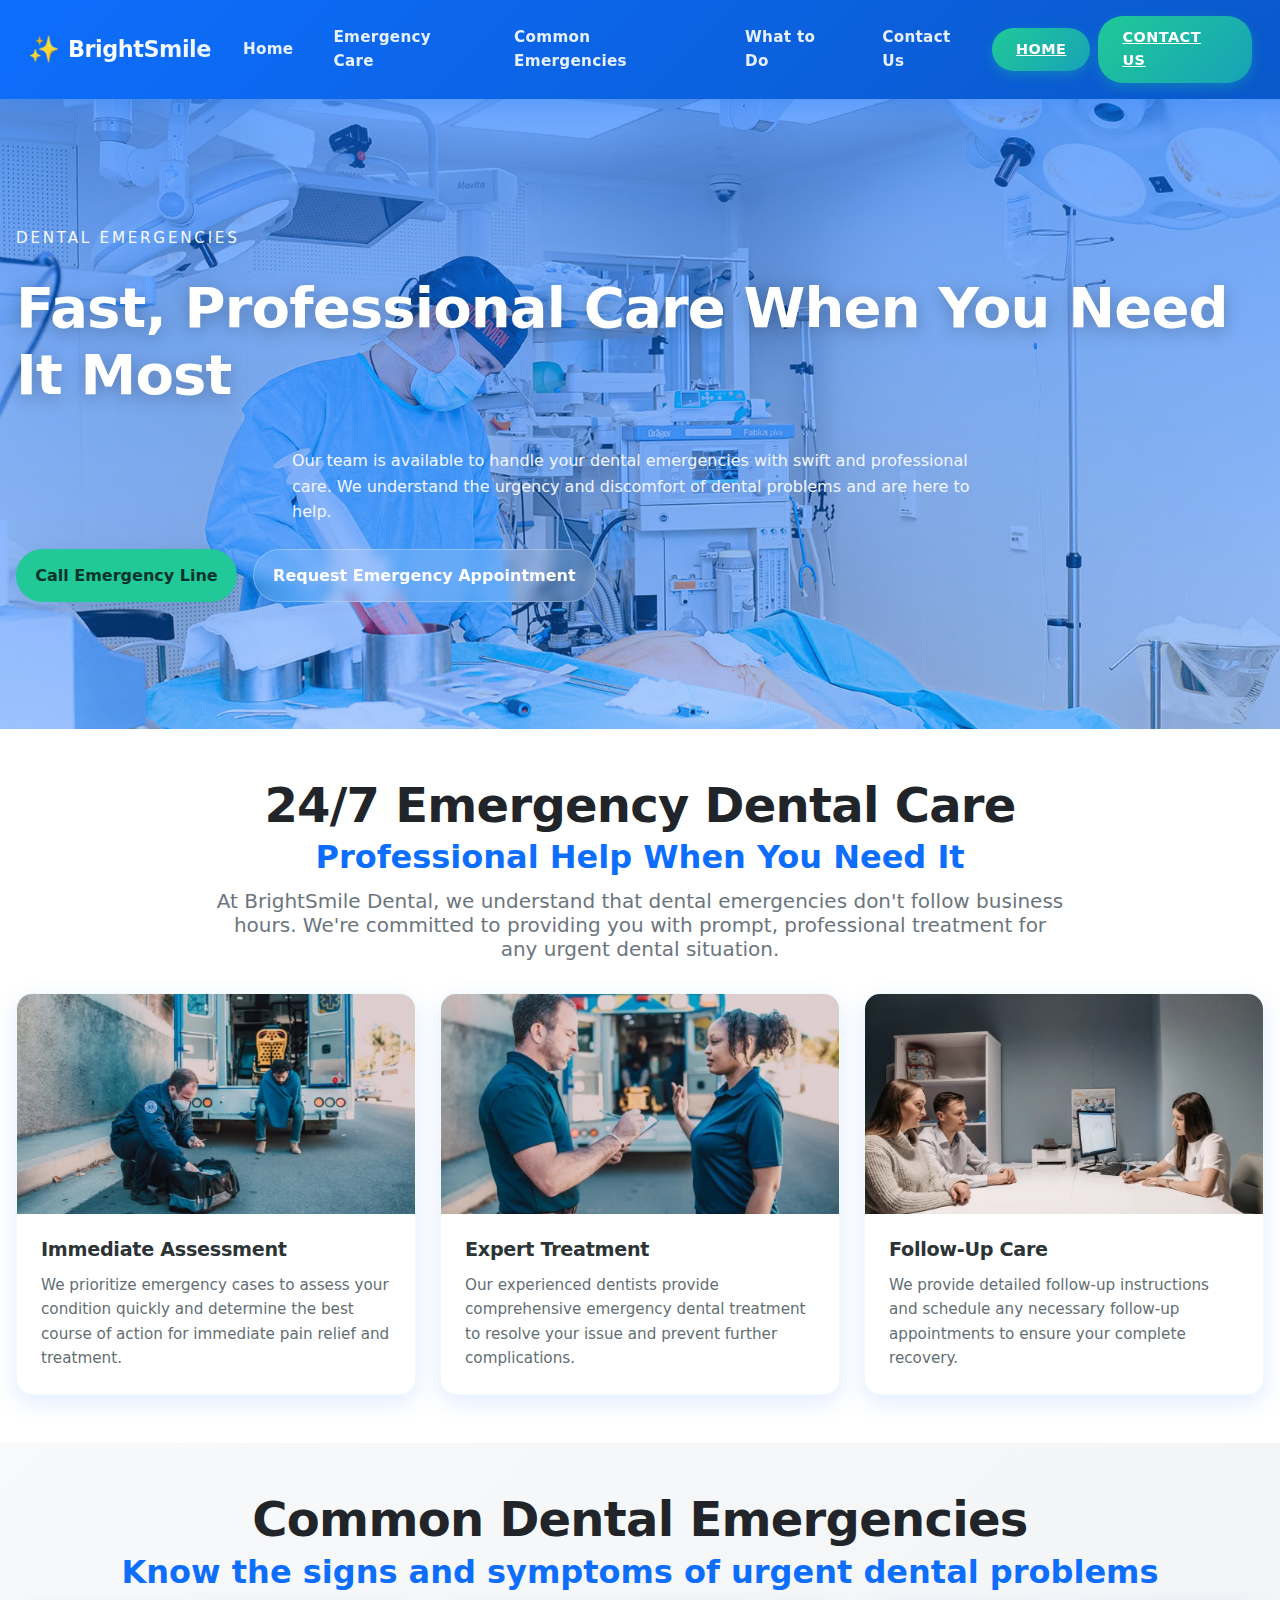
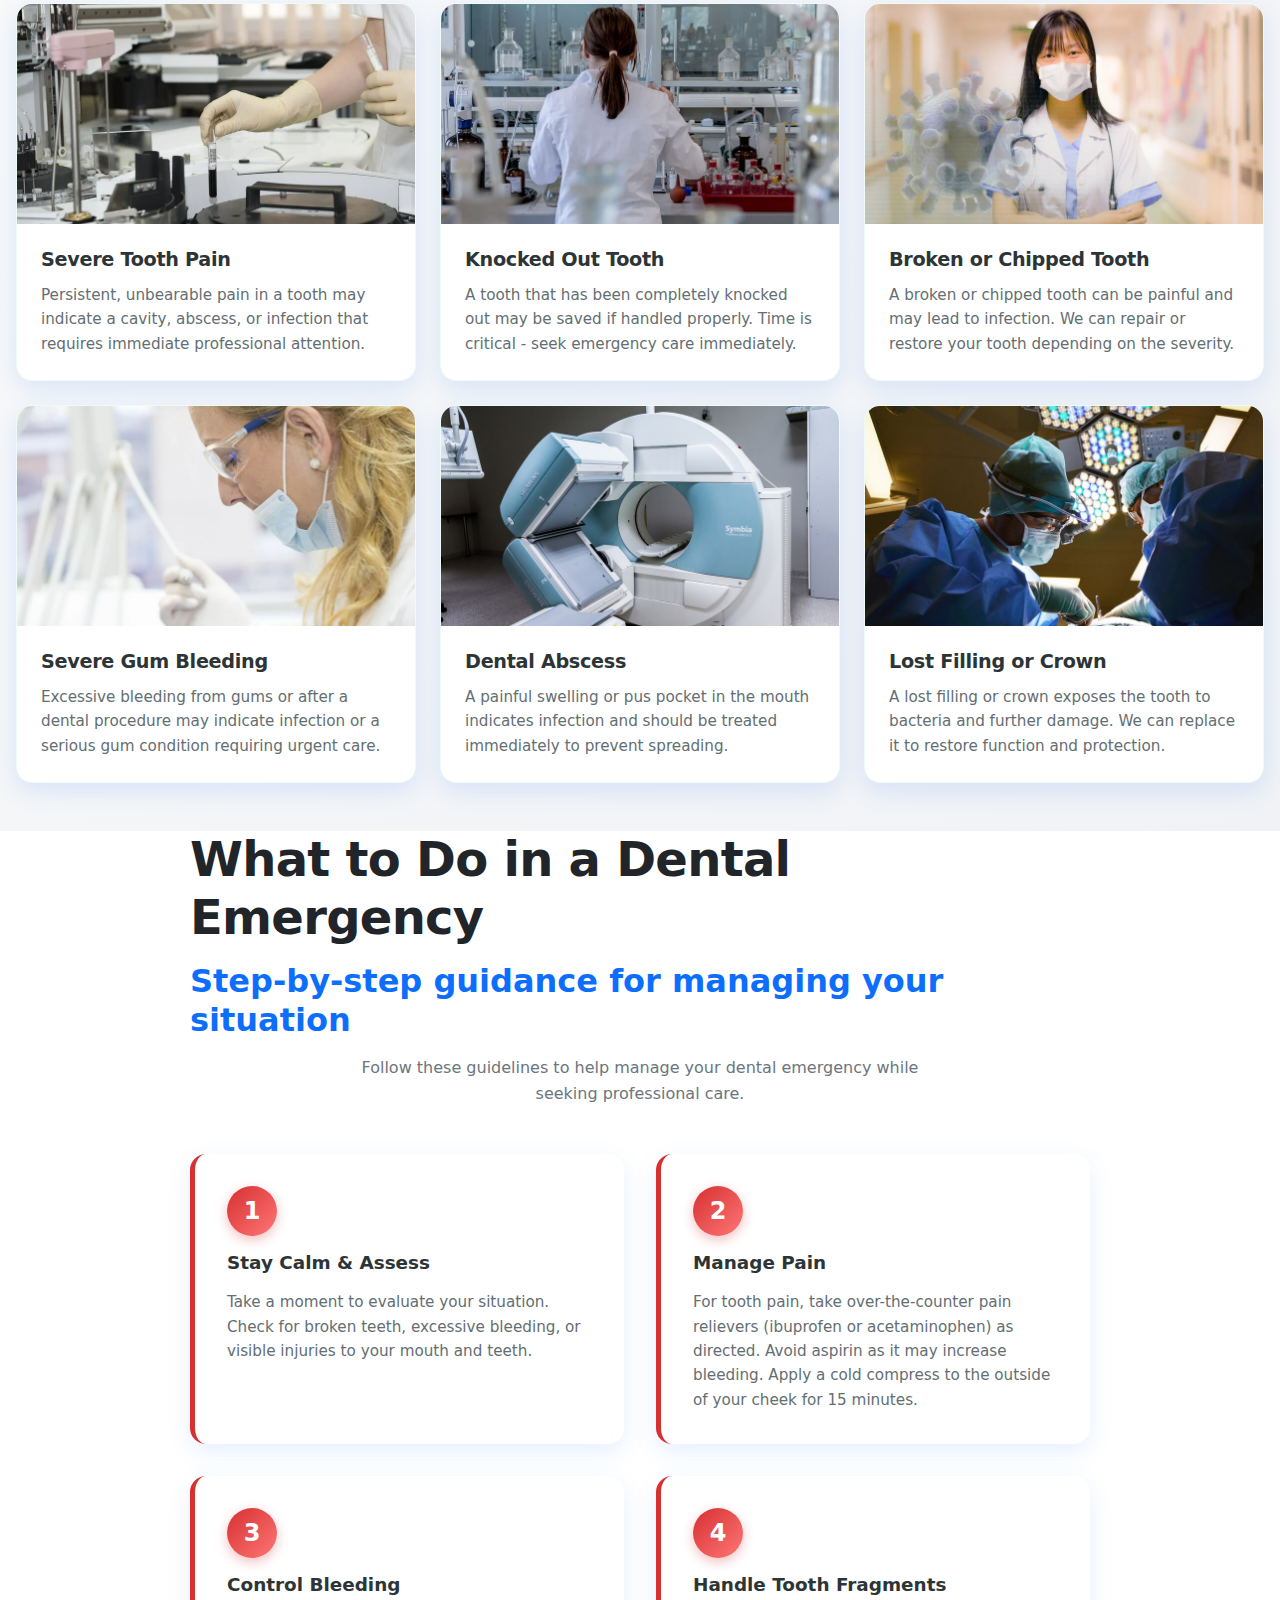
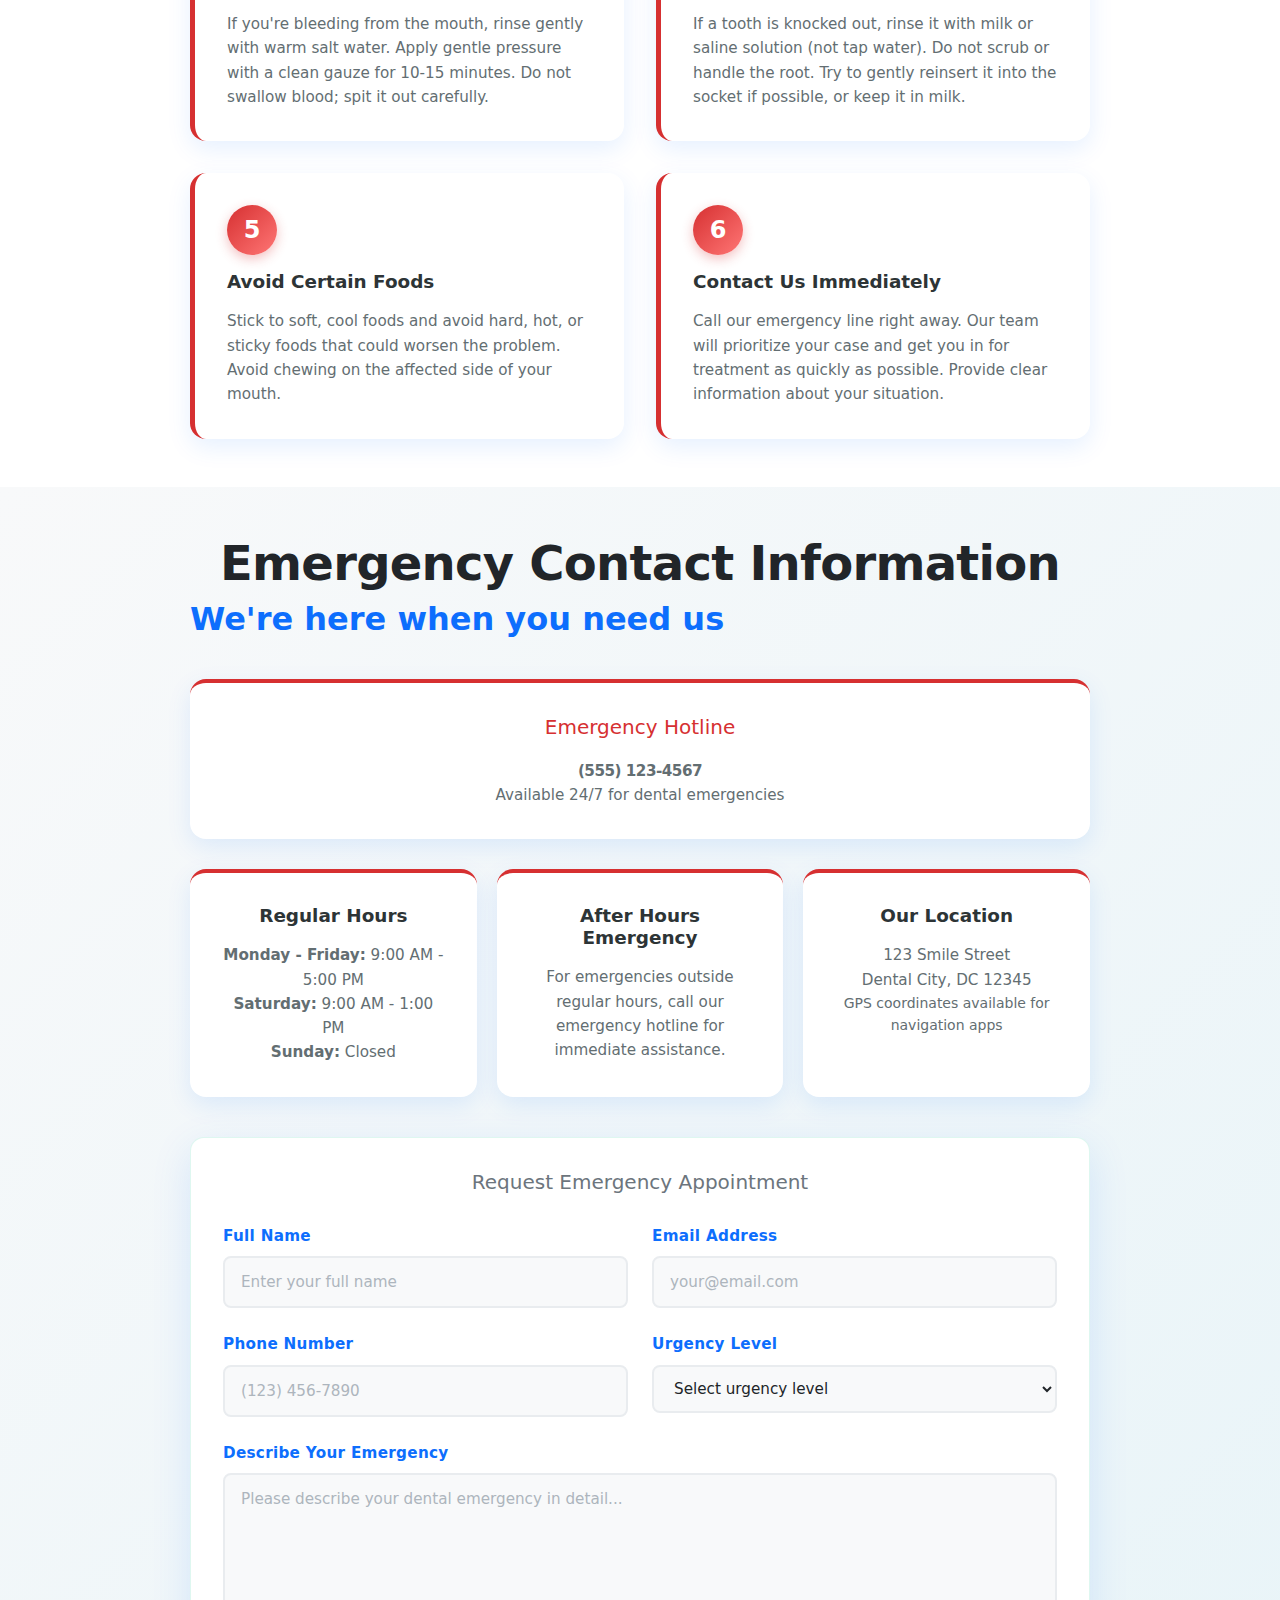
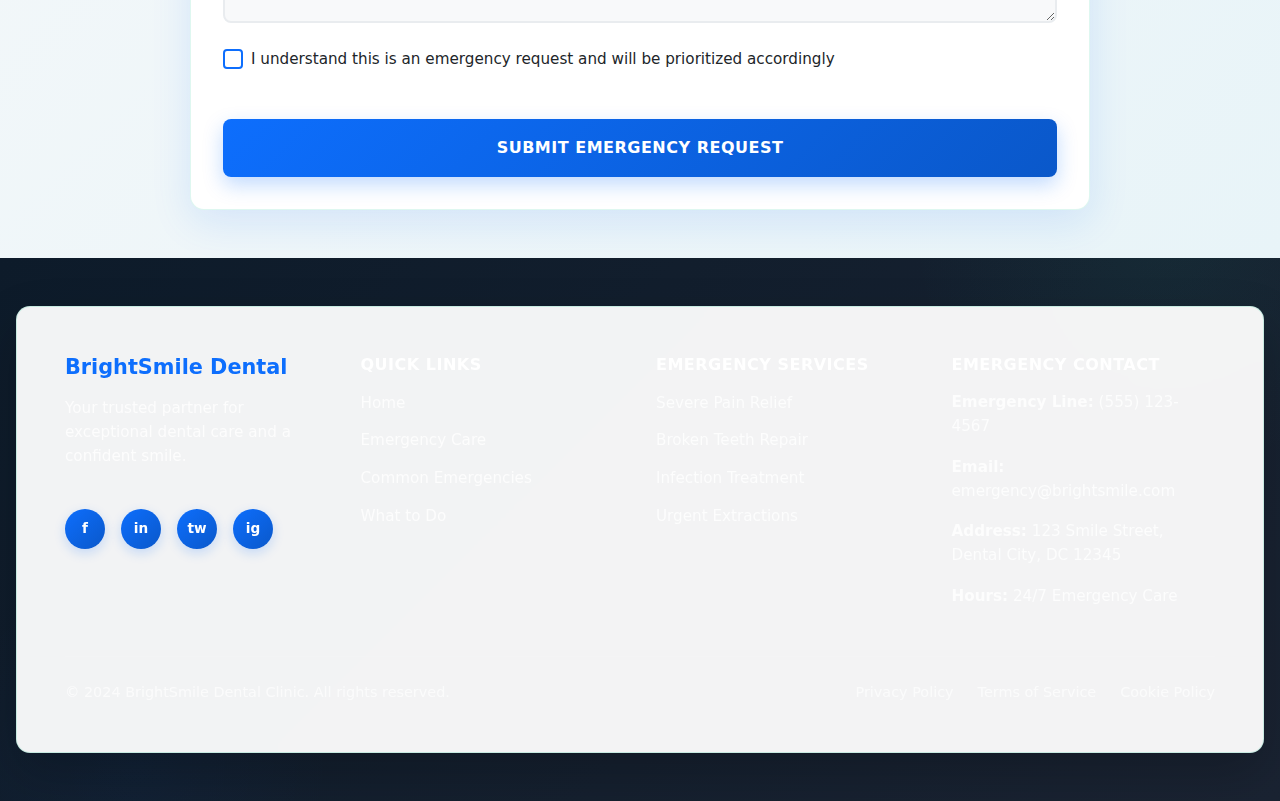
<file: emergencies.html>
<!DOCTYPE html>
<html lang="en">
<head>
    <meta charset="UTF-8">
    <meta name="viewport" content="width=device-width, initial-scale=1.0">

    <!-- Bootstrap CSS -->
    <link href="https://cdn.jsdelivr.net/npm/bootstrap@5.3.2/dist/css/bootstrap.min.css" rel="stylesheet" />

    <!--custom css-->
    <link rel="stylesheet" href="stylesheet.css">

    <title>Dental Emergencies - BrightSmile Clinic</title>
</head>
<body>
    <nav class="navbar navbar-expand-lg navbar-dark custom-navbar">
      <div class="container-fluid">
        <a class="navbar-brand" href="#home">
          <span class="brand-icon">✨</span>
          <span class="brand-text">BrightSmile</span>
        </a>
        <button class="navbar-toggler" type="button" data-bs-toggle="collapse" data-bs-target="#navbarNav" aria-controls="navbarNav" aria-expanded="false" aria-label="Toggle navigation">
          <span class="navbar-toggler-icon"></span>
        </button>
        <div class="collapse navbar-collapse" id="navbarNav">
          <ul class="navbar-nav ms-auto gap-2">
            <li class="nav-item">
              <a class="nav-link" href="index.html">Home</a>
            </li>
            <li class="nav-item">
              <a class="nav-link" href="#emergency_care">Emergency Care</a>
            </li>
            <li class="nav-item">
              <a class="nav-link" href="#common_emergencies">Common Emergencies</a>
            </li>
            <li class="nav-item">
              <a class="nav-link" href="#what_to_do">What to Do</a>
            </li>
            <li class="nav-item">
              <a class="nav-link" href="#contact_emergency">Contact Us</a>
            </li>
          </ul>
          <a class="contact-btn" href="index.html" style="margin-right: .5rem;">Home</a>
          <a class="contact-btn" href="contactus.html">Contact Us</a>
        </div>
      </div>
    </nav>

    <!-- Header Section -->
    <section>
      <header id="home">
            <div class="welcome">Dental Emergencies</div>
            <div class="motto">
                <h1>Fast, Professional Care When You Need It Most</h1>
            </div>
            <div class="container">Our team is available to handle your dental emergencies with swift and professional care. We understand the urgency and discomfort of dental problems and are here to help.</div>
            <div class="buttons">
                <button type="button">Call Emergency Line</button>
                <button type="button">Request Emergency Appointment</button>
            </div>
        </header>
    </section>

    <!-- Emergency Care Information -->
    <section id="emergency_care">
        <h1>24/7 Emergency Dental Care</h1>
        <h2>Professional Help When You Need It</h2>
        <h3>At BrightSmile Dental, we understand that dental emergencies don't follow business hours. We're committed to providing you with prompt, professional treatment for any urgent dental situation.</h3>

        <!-- Emergency Care Cards -->
        <div class="row row-cols-1 row-cols-md-3 g-4">
          <div class="col">
            <div class="emergency-card">
              <img src="assets/img1/health/emergency-3.webp" class="card-img-top" alt="Emergency dental care">
              <div class="card-body">
                <h5 class="card-title">Immediate Assessment</h5>
                <p class="card-text">We prioritize emergency cases to assess your condition quickly and determine the best course of action for immediate pain relief and treatment.</p>
              </div>
            </div>
          </div>
          <div class="col">
            <div class="emergency-card">
              <img src="assets/img1/health/emergency-4.webp" class="card-img-top" alt="Professional emergency treatment">
              <div class="card-body">
                <h5 class="card-title">Expert Treatment</h5>
                <p class="card-text">Our experienced dentists provide comprehensive emergency dental treatment to resolve your issue and prevent further complications.</p>
              </div>
            </div>
          </div>
          <div class="col">
            <div class="emergency-card">
              <img src="assets/img1/health/consultation-4.webp" class="card-img-top" alt="Post-emergency consultation">
              <div class="card-body">
                <h5 class="card-title">Follow-Up Care</h5>
                <p class="card-text">We provide detailed follow-up instructions and schedule any necessary follow-up appointments to ensure your complete recovery.</p>
              </div>
            </div>
          </div>
        </div>
    </section>

    <!-- Common Dental Emergencies -->
    <section id="common_emergencies">
        <h1>Common Dental Emergencies</h1>
        <h2>Know the signs and symptoms of urgent dental problems</h2>

        <!-- Common Emergencies Cards -->
        <div class="row row-cols-1 row-cols-md-3 g-4">
          <div class="col">
            <div class="emergency-card">
              <img src="assets/img/gallery/gallery-2.jpg" class="card-img-top" alt="Severe tooth pain">
              <div class="card-body">
                <h5 class="card-title">Severe Tooth Pain</h5>
                <p class="card-text">Persistent, unbearable pain in a tooth may indicate a cavity, abscess, or infection that requires immediate professional attention.</p>
              </div>
            </div>
          </div>
          <div class="col">
            <div class="emergency-card">
              <img src="assets/img/gallery/gallery-3.jpg" class="card-img-top" alt="Knocked out tooth">
              <div class="card-body">
                <h5 class="card-title">Knocked Out Tooth</h5>
                <p class="card-text">A tooth that has been completely knocked out may be saved if handled properly. Time is critical - seek emergency care immediately.</p>
              </div>
            </div>
          </div>
          <div class="col">
            <div class="emergency-card">
              <img src="assets/img/gallery/gallery-5.jpg" class="card-img-top" alt="Broken or fractured tooth">
              <div class="card-body">
                <h5 class="card-title">Broken or Chipped Tooth</h5>
                <p class="card-text">A broken or chipped tooth can be painful and may lead to infection. We can repair or restore your tooth depending on the severity.</p>
              </div>
            </div>
          </div>
          <div class="col">
            <div class="emergency-card">
              <img src="assets/img/gallery/gallery-6.jpg" class="card-img-top" alt="Gum bleeding">
              <div class="card-body">
                <h5 class="card-title">Severe Gum Bleeding</h5>
                <p class="card-text">Excessive bleeding from gums or after a dental procedure may indicate infection or a serious gum condition requiring urgent care.</p>
              </div>
            </div>
          </div>
          <div class="col">
            <div class="emergency-card">
              <img src="assets/img/gallery/gallery-7.jpg" class="card-img-top" alt="Dental abscess">
              <div class="card-body">
                <h5 class="card-title">Dental Abscess</h5>
                <p class="card-text">A painful swelling or pus pocket in the mouth indicates infection and should be treated immediately to prevent spreading.</p>
              </div>
            </div>
          </div>
          <div class="col">
            <div class="emergency-card">
              <img src="assets/img/gallery/gallery-8.jpg" class="card-img-top" alt="Lost filling or crown">
              <div class="card-body">
                <h5 class="card-title">Lost Filling or Crown</h5>
                <p class="card-text">A lost filling or crown exposes the tooth to bacteria and further damage. We can replace it to restore function and protection.</p>
              </div>
            </div>
          </div>
        </div>
    </section>

    <!-- What to Do During Emergencies -->
    <section id="what_to_do">
        <div class="appointment_container">
            <h1>What to Do in a Dental Emergency</h1>
            <h2>Step-by-step guidance for managing your situation</h2>
            <p class="intro-text">Follow these guidelines to help manage your dental emergency while seeking professional care.</p>

            <div class="emergency-steps">
                <div class="step-card">
                    <div class="step-number">1</div>
                    <h3>Stay Calm & Assess</h3>
                    <p>Take a moment to evaluate your situation. Check for broken teeth, excessive bleeding, or visible injuries to your mouth and teeth.</p>
                </div>

                <div class="step-card">
                    <div class="step-number">2</div>
                    <h3>Manage Pain</h3>
                    <p>For tooth pain, take over-the-counter pain relievers (ibuprofen or acetaminophen) as directed. Avoid aspirin as it may increase bleeding. Apply a cold compress to the outside of your cheek for 15 minutes.</p>
                </div>

                <div class="step-card">
                    <div class="step-number">3</div>
                    <h3>Control Bleeding</h3>
                    <p>If you're bleeding from the mouth, rinse gently with warm salt water. Apply gentle pressure with a clean gauze for 10-15 minutes. Do not swallow blood; spit it out carefully.</p>
                </div>

                <div class="step-card">
                    <div class="step-number">4</div>
                    <h3>Handle Tooth Fragments</h3>
                    <p>If a tooth is knocked out, rinse it with milk or saline solution (not tap water). Do not scrub or handle the root. Try to gently reinsert it into the socket if possible, or keep it in milk.</p>
                </div>

                <div class="step-card">
                    <div class="step-number">5</div>
                    <h3>Avoid Certain Foods</h3>
                    <p>Stick to soft, cool foods and avoid hard, hot, or sticky foods that could worsen the problem. Avoid chewing on the affected side of your mouth.</p>
                </div>

                <div class="step-card">
                    <div class="step-number">6</div>
                    <h3>Contact Us Immediately</h3>
                    <p>Call our emergency line right away. Our team will prioritize your case and get you in for treatment as quickly as possible. Provide clear information about your situation.</p>
                </div>
            </div>
        </div>
    </section>

    <!-- Emergency Contact Section -->
    <section id="contact_emergency">
        <div class="appointment_container">
            <h1>Emergency Contact Information</h1>
            <h2>We're here when you need us</h2>

            <div style="text-align: center; margin: 40px 0;">
                <div class="emergency-info-box">
                    <h3 style="color: #d63031; margin-bottom: 20px;">Emergency Hotline</h3>
                    <p class="emergency-hotline">(555) 123-4567</p>
                    <p style="color: #636e72;">Available 24/7 for dental emergencies</p>
                </div>

                <div style="display: grid; grid-template-columns: repeat(auto-fit, minmax(250px, 1fr)); gap: 20px; margin-top: 30px;">
                    <div class="emergency-info-box">
                        <h4>Regular Hours</h4>
                        <p><strong>Monday - Friday:</strong> 9:00 AM - 5:00 PM</p>
                        <p><strong>Saturday:</strong> 9:00 AM - 1:00 PM</p>
                        <p><strong>Sunday:</strong> Closed</p>
                    </div>

                    <div class="emergency-info-box">
                        <h4>After Hours Emergency</h4>
                        <p>For emergencies outside regular hours, call our emergency hotline for immediate assistance.</p>
                    </div>

                    <div class="emergency-info-box">
                        <h4>Our Location</h4>
                        <p>123 Smile Street<br>Dental City, DC 12345</p>
                        <p style="color: #636e72; font-size: 14px;">GPS coordinates available for navigation apps</p>
                    </div>
                </div>
            </div>

            <form id="emergencyForm" class="appointment-form">
                <h3 style="text-align: center; margin-bottom: 30px;">Request Emergency Appointment</h3>

                <div class="form-row">
                    <div class="form-group">
                        <label for="fullName">Full Name</label>
                        <input type="text" id="fullName" name="fullName" placeholder="Enter your full name" required>
                    </div>
                    <div class="form-group">
                        <label for="email">Email Address</label>
                        <input type="email" id="email" name="email" placeholder="your@email.com" required>
                    </div>
                </div>

                <div class="form-row">
                    <div class="form-group">
                        <label for="phone">Phone Number</label>
                        <input type="tel" id="phone" name="phone" placeholder="(123) 456-7890" required>
                    </div>
                    <div class="form-group">
                        <label for="urgency">Urgency Level</label>
                        <select id="urgency" name="urgency" required>
                            <option value="">Select urgency level</option>
                            <option value="immediate">Immediate Pain/Bleeding</option>
                            <option value="severe">Severe Pain (within hours)</option>
                            <option value="moderate">Moderate Pain (within day)</option>
                        </select>
                    </div>
                </div>

                <div class="form-group full-width">
                    <label for="description">Describe Your Emergency</label>
                    <textarea id="description" name="description" placeholder="Please describe your dental emergency in detail..." rows="5" required></textarea>
                </div>

                <div class="checkbox-group">
                    <label class="checkbox-label">
                        <input type="checkbox" name="consent" required>
                        <span>I understand this is an emergency request and will be prioritized accordingly</span>
                    </label>
                </div>

                <button type="submit" class="submit-btn">Submit Emergency Request</button>
            </form>
        </div>
    </section>

    <!-- Footer Section -->
    <footer id="footer_section">
        <div class="footer_container">
            <div class="footer-card">
                <div class="footer-grid">
                    <div class="footer-column">
                        <h3>BrightSmile Dental</h3>
                        <p>Your trusted partner for exceptional dental care and a confident smile.</p>
                        <div class="social-links">
                            <a href="#" class="social-icon">f</a>
                            <a href="#" class="social-icon">in</a>
                            <a href="#" class="social-icon">tw</a>
                            <a href="#" class="social-icon">ig</a>
                        </div>
                    </div>

                    <div class="footer-column">
                        <h4>Quick Links</h4>
                        <ul>
                            <li><a href="index.html">Home</a></li>
                            <li><a href="#emergency_care">Emergency Care</a></li>
                            <li><a href="#common_emergencies">Common Emergencies</a></li>
                            <li><a href="#what_to_do">What to Do</a></li>
                        </ul>
                    </div>

                    <div class="footer-column">
                        <h4>Emergency Services</h4>
                        <ul>
                            <li><a href="#">Severe Pain Relief</a></li>
                            <li><a href="#">Broken Teeth Repair</a></li>
                            <li><a href="#">Infection Treatment</a></li>
                            <li><a href="#">Urgent Extractions</a></li>
                        </ul>
                    </div>

                    <div class="footer-column">
                        <h4>Emergency Contact</h4>
                        <p><strong>Emergency Line:</strong> (555) 123-4567</p>
                        <p><strong>Email:</strong> emergency@brightsmile.com</p>
                        <p><strong>Address:</strong> 123 Smile Street, Dental City, DC 12345</p>
                        <p><strong>Hours:</strong> 24/7 Emergency Care</p>
                    </div>
                </div>

                <div class="footer-bottom">
                    <p>&copy; 2024 BrightSmile Dental Clinic. All rights reserved.</p>
                    <div class="footer-links">
                        <a href="#">Privacy Policy</a>
                        <a href="#">Terms of Service</a>
                        <a href="#">Cookie Policy</a>
                    </div>
                </div>
            </div>
        </div>
    </footer>

    <script src="https://cdn.jsdelivr.net/npm/bootstrap@5.3.2/dist/js/bootstrap.bundle.min.js"></script>


        <style>
        /* Emergency-specific enhancements */
        #emergency_care, #common_emergencies {
            padding: var(--space-5) var(--space-2);
            background: var(--bg);
        }

        #emergency_care > h1, #common_emergencies > h1 {
            text-align: center;
            margin-bottom: 0.25rem;
        }

        #emergency_care > h2, #common_emergencies > h2 {
            text-align: center;
            margin-bottom: 0.75rem;
        }

        #emergency_care > h3, #common_emergencies > h3 {
            text-align: center;
            max-width: 850px;
            margin: 0 auto var(--space-4);
        }

        /* Enhanced Emergency Cards */
        .emergency-card {
            position: relative;
            overflow: hidden;
            border-radius: 16px;
            box-shadow: 0 8px 24px rgba(13, 110, 253, 0.12);
            transition: all 0.35s cubic-bezier(0.23, 1, 0.320, 1);
            height: 100%;
            display: flex;
            flex-direction: column;
            background: white;
            border: 1px solid rgba(32, 201, 151, 0.08);
        }

        .emergency-card::before {
            content: '';
            position: absolute;
            top: 0;
            left: 0;
            right: 0;
            height: 4px;
            background: linear-gradient(90deg, #d63031, #ff7675);
            opacity: 0;
            transition: opacity 0.3s ease;
        }

        .emergency-card:hover::before {
            opacity: 1;
        }

        .emergency-card:hover {
            transform: translateY(-12px);
            box-shadow: 0 20px 40px rgba(13, 110, 253, 0.18);
            border-color: rgba(32, 201, 151, 0.15);
        }

        .emergency-card img {
            aspect-ratio: 4 / 3;
            object-fit: cover;
            height: 220px;
            transition: transform 0.4s cubic-bezier(0.23, 1, 0.320, 1);
        }

        .emergency-card:hover img {
            transform: scale(1.08);
        }

        .emergency-card .card-body {
            padding: var(--space-3);
            flex-grow: 1;
            display: flex;
            flex-direction: column;
        }

        .emergency-card .card-title {
            font-size: 1.2rem;
            font-weight: 700;
            color: #2d3436;
            margin-bottom: 0.75rem;
            letter-spacing: -0.3px;
        }

        .emergency-card .card-text {
            font-size: 0.95rem;
            color: #636e72;
            line-height: 1.6;
            flex-grow: 1;
        }

        /* Common Emergencies Section Styling */
        #common_emergencies {
            background: linear-gradient(135deg, #f8f9fa 0%, #f0f2f5 100%);
        }

        /* Emergency Steps */
        .emergency-steps {
            display: grid;
            grid-template-columns: repeat(auto-fit, minmax(300px, 1fr));
            gap: var(--space-4);
            margin: var(--space-5) 0;
            max-width: 1200px;
            margin-left: auto;
            margin-right: auto;
        }

        .step-card {
            background: white;
            border-radius: 16px;
            padding: var(--space-4);
            box-shadow: 0 8px 24px rgba(13, 110, 253, 0.1);
            border-left: 5px solid #d63031;
            transition: all 0.35s cubic-bezier(0.23, 1, 0.320, 1);
            position: relative;
            display: flex;
            flex-direction: column;
            gap: var(--space-2);
        }

        .step-card:hover {
            transform: translateY(-8px);
            box-shadow: 0 16px 32px rgba(13, 110, 253, 0.15);
        }

        .step-number {
            display: inline-flex;
            align-items: center;
            justify-content: center;
            width: 50px;
            height: 50px;
            background: linear-gradient(135deg, #d63031, #ff7675);
            color: white;
            border-radius: 50%;
            font-size: 1.5rem;
            font-weight: 800;
            box-shadow: 0 4px 12px rgba(214, 48, 49, 0.3);
        }

        .step-card h3 {
            color: #2d3436 !important;
            font-size: 1.15rem;
            font-weight: 700;
            margin: 0 !important;
        }

        .step-card p {
            color: #636e72;
            font-size: 0.95rem;
            line-height: 1.6;
            margin: 0 !important;
        }

        /* Contact Section Styling */
        #contact_emergency {
            padding: var(--space-5) var(--space-2);
            background: linear-gradient(135deg, #f8f9fa 0%, #e8f4f8 100%);
        }

        #contact_emergency h1 {
            text-align: center;
            margin-bottom: 0.5rem;
        }

        #contact_emergency > h2 {
            text-align: center;
            margin-bottom: var(--space-4);
        }

        .emergency-info-box {
            background: white;
            padding: var(--space-4);
            border-radius: 16px;
            box-shadow: 0 8px 24px rgba(13, 110, 253, 0.1);
            border-top: 4px solid #d63031;
            text-align: center;
            transition: all 0.3s ease;
        }

        .emergency-info-box:hover {
            transform: translateY(-4px);
            box-shadow: 0 12px 32px rgba(13, 110, 253, 0.15);
        }

        .emergency-hotline {
            font-size: 2.2rem;
            font-weight: 800;
            color: #d63031;
            margin: var(--space-2) 0;
            letter-spacing: -0.5px;
        }

        .emergency-info-box h4 {
            color: #2d3436;
            font-size: 1.15rem;
            font-weight: 700;
            margin-bottom: var(--space-2);
        }

        .emergency-info-box p {
            color: #636e72;
            font-size: 0.95rem;
            line-height: 1.6;
            margin-bottom: 0;
        }

        /* Responsive */
        @media (max-width: 768px) {
            .emergency-steps {
                grid-template-columns: 1fr;
                gap: var(--space-3);
            }

            .step-number {
                width: 45px;
                height: 45px;
                font-size: 1.25rem;
            }

            #emergency_care, #common_emergencies {
                padding: var(--space-4) var(--space-2);
            }
        }
    </style>

</body>
</html>
</file>
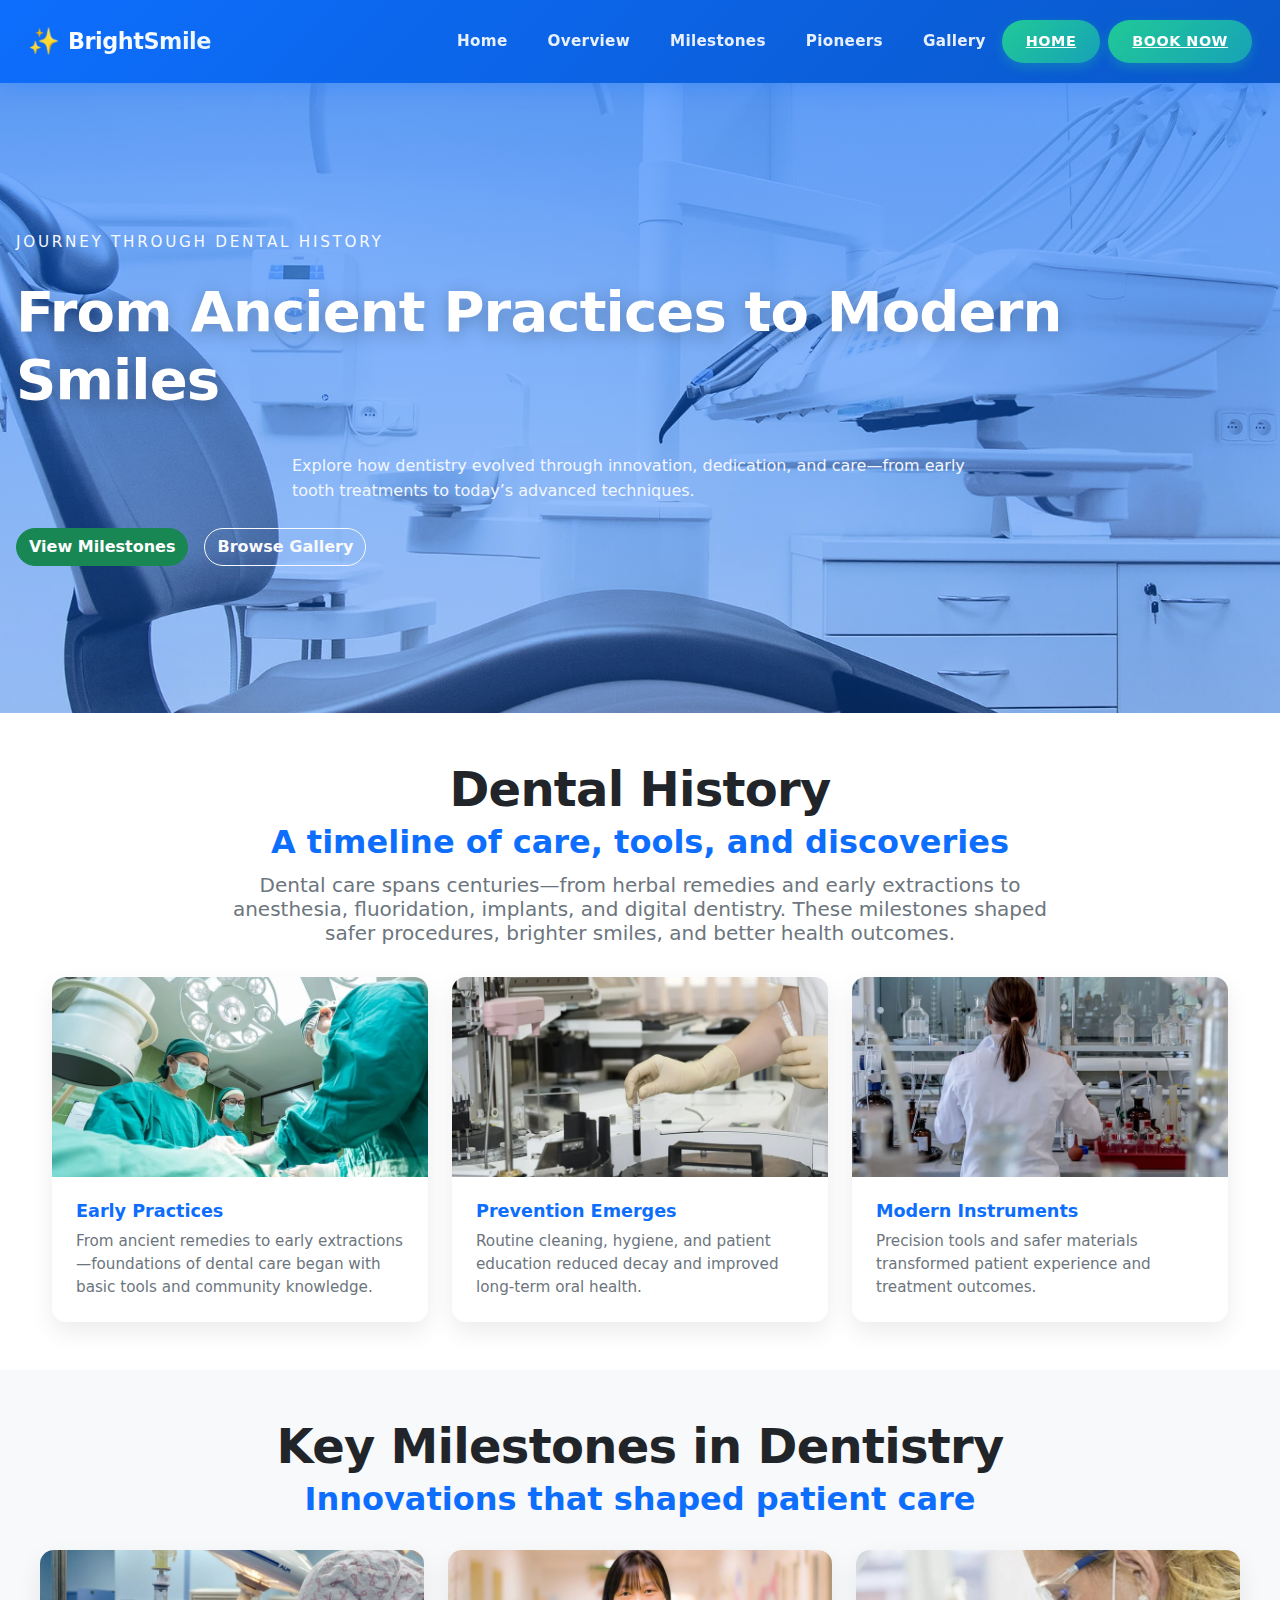
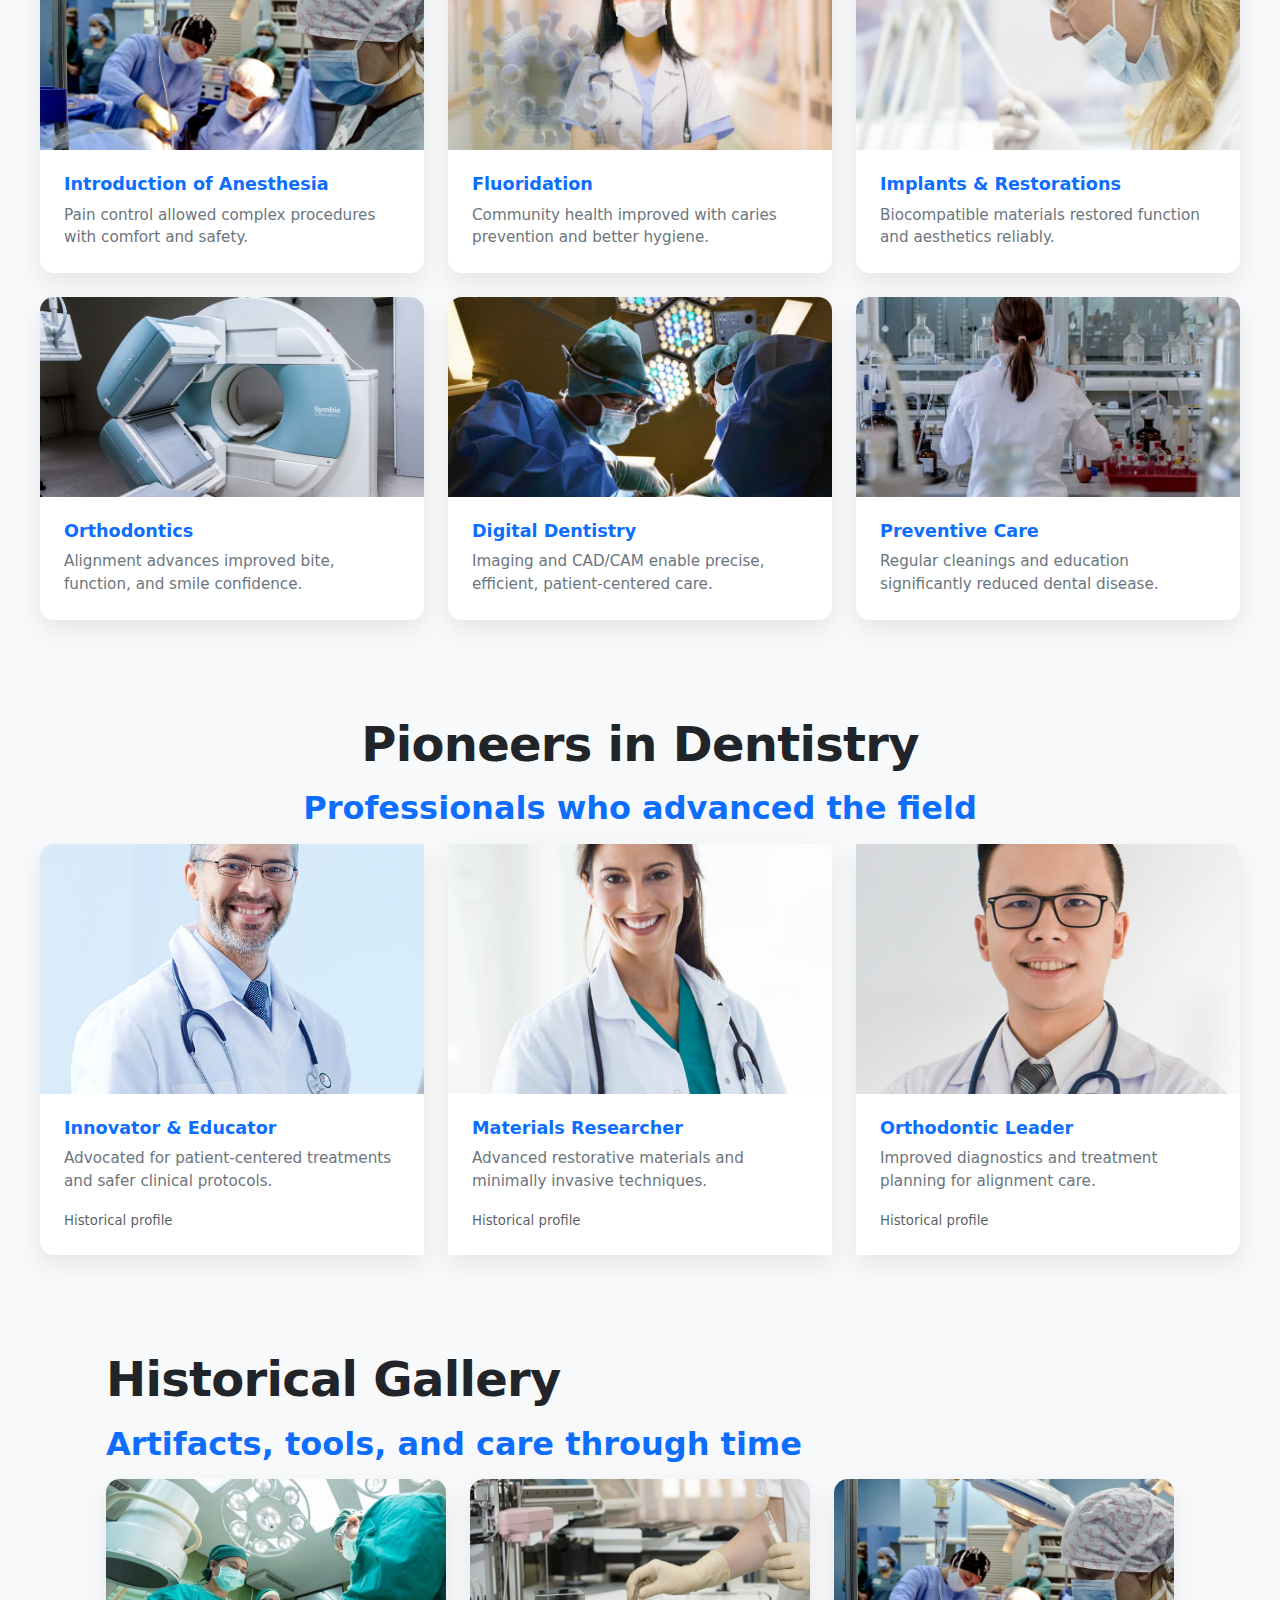
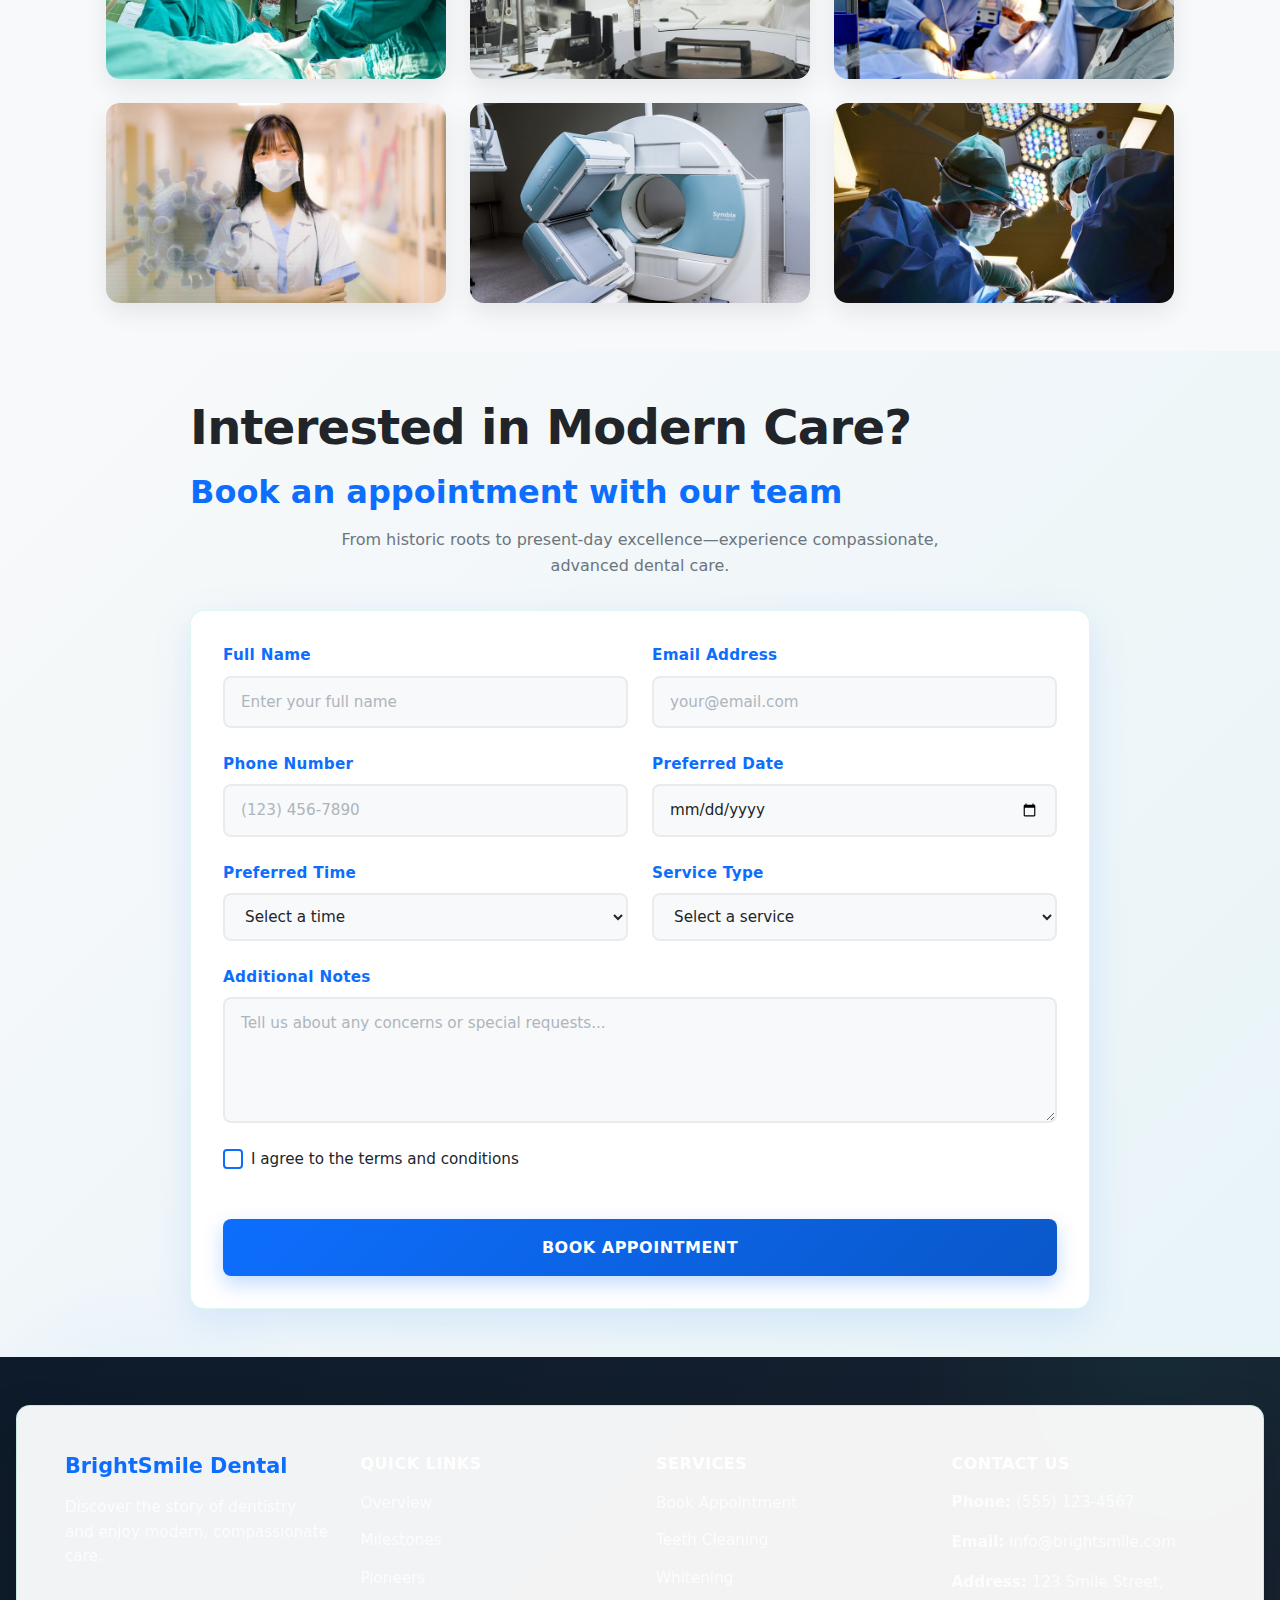
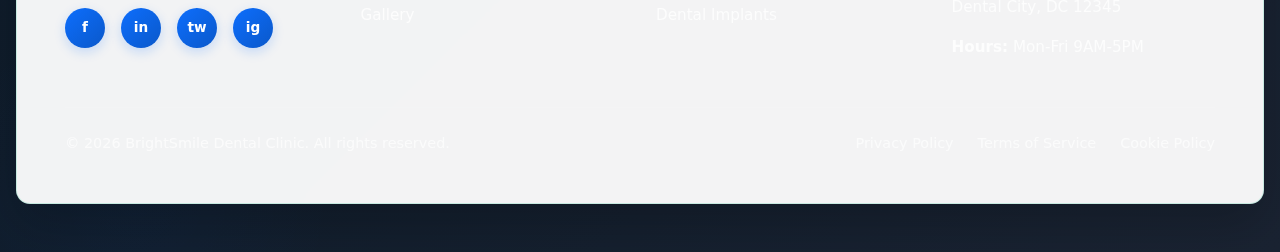
<file: history.html>
<!DOCTYPE html>
<html lang="en">
<head>
		<meta charset="UTF-8">
		<meta name="viewport" content="width=device-width, initial-scale=1.0">

		<!-- Bootstrap CSS -->
		<link href="https://cdn.jsdelivr.net/npm/bootstrap@5.3.2/dist/css/bootstrap.min.css" rel="stylesheet" />

		<!-- Custom CSS -->
		<link rel="stylesheet" href="stylesheet.css">
		<title>BrightSmile | Dental History</title>
</head>
<body>
		<!-- Navbar (same design as index) -->
		<nav class="navbar navbar-expand-lg navbar-dark custom-navbar">
			<div class="container-fluid">
				<a class="navbar-brand" href="#home">
					<span class="brand-icon">✨</span>
					<span class="brand-text">BrightSmile</span>
				</a>
				<button class="navbar-toggler" type="button" data-bs-toggle="collapse" data-bs-target="#navbarNav" aria-controls="navbarNav" aria-expanded="false" aria-label="Toggle navigation">
					<span class="navbar-toggler-icon"></span>
				</button>
				<div class="collapse navbar-collapse" id="navbarNav">
					<ul class="navbar-nav ms-auto gap-2">
						<li class="nav-item">
							<a class="nav-link" href="#home">Home</a>
						</li>
						<li class="nav-item">
							<a class="nav-link" href="#About">Overview</a>
						</li>
						<li class="nav-item">
							<a class="nav-link" href="#featured_services">Milestones</a>
						</li>
						<li class="nav-item">
							<a class="nav-link" href="#our_team">Pioneers</a>
						</li>
						<li class="nav-item">
							<a class="nav-link" href="#gallery_section">Gallery</a>
						</li>
					</ul>
					<a class="contact-btn" href="index.html" style="margin-right: .5rem;">Home</a>
					<a class="contact-btn" href="#appointment_section">Book Now</a>
				</div>
			</div>
		</nav>

		<!-- Hero header -->
		<section>
			<header id="home" style="background-image: linear-gradient(180deg, rgba(13,110,253,.6), rgba(13,110,253,.35)), url('assets/img/hero-carousel/hero-carousel-2.jpg');">
				<div class="welcome">Journey Through Dental History</div>
				<div class="motto">
					<h1>From Ancient Practices to Modern Smiles</h1>
				</div>
				<div class="container">Explore how dentistry evolved through innovation, dedication, and care—from early tooth treatments to today’s advanced techniques.</div>
				<div class="buttons">
					<a href="#featured_services" class="btn btn-success" style="border-radius:999px; font-weight:600;">View Milestones</a>
					<a href="#gallery_section" class="btn btn-outline-light" style="border-radius:999px; font-weight:600;">Browse Gallery</a>
				</div>
			</header>
		</section>

		<!-- Overview (reuse About section styling) -->
		<section id="About">
			<h1>Dental History</h1>
			<h2>A timeline of care, tools, and discoveries</h2>
			<h3>Dental care spans centuries—from herbal remedies and early extractions to anesthesia, fluoridation, implants, and digital dentistry. These milestones shaped safer procedures, brighter smiles, and better health outcomes.</h3>

			<!-- Intro cards using existing gallery images -->
			<div class="row row-cols-1 row-cols-md-3 g-4">
				<div class="col">
					<div class="card">
						<img src="assets/img/gallery/gallery-1.jpg" class="card-img-top" alt="Early dental tools and practices">
						<div class="card-body">
							<h5 class="card-title">Early Practices</h5>
							<p class="card-text">From ancient remedies to early extractions—foundations of dental care began with basic tools and community knowledge.</p>
						</div>
					</div>
				</div>
				<div class="col">
					<div class="card">
						<img src="assets/img/gallery/gallery-2.jpg" class="card-img-top" alt="Dental care and cleaning">
						<div class="card-body">
							<h5 class="card-title">Prevention Emerges</h5>
							<p class="card-text">Routine cleaning, hygiene, and patient education reduced decay and improved long-term oral health.</p>
						</div>
					</div>
				</div>
				<div class="col">
					<div class="card">
						<img src="assets/img/gallery/gallery-3.jpg" class="card-img-top" alt="Modern dental instruments">
						<div class="card-body">
							<h5 class="card-title">Modern Instruments</h5>
							<p class="card-text">Precision tools and safer materials transformed patient experience and treatment outcomes.</p>
						</div>
					</div>
				</div>
			</div>
		</section>



		
		<section class="featured_services">
			<div id="featured_services">
				<h1>Key Milestones in Dentistry</h1>
				<h2>Innovations that shaped patient care</h2>
				<div class="row row-cols-1 row-cols-md-3 g-4">
					<div class="col">
						<div class="card">
							<img src="assets/img/gallery/gallery-4.jpg" class="card-img-top" alt="Anesthesia in dentistry">
							<div class="card-body">
								<h5 class="card-title">Introduction of Anesthesia</h5>
								<p class="card-text">Pain control allowed complex procedures with comfort and safety.</p>
							</div>
						</div>
					</div>
					<div class="col">
						<div class="card">
							<img src="assets/img/gallery/gallery-5.jpg" class="card-img-top" alt="Fluoridation and prevention">
							<div class="card-body">
								<h5 class="card-title">Fluoridation</h5>
								<p class="card-text">Community health improved with caries prevention and better hygiene.</p>
							</div>
						</div>
					</div>
					<div class="col">
						<div class="card">
							<img src="assets/img/gallery/gallery-6.jpg" class="card-img-top" alt="Dental implants">
							<div class="card-body">
								<h5 class="card-title">Implants & Restorations</h5>
								<p class="card-text">Biocompatible materials restored function and aesthetics reliably.</p>
							</div>
						</div>
					</div>
					<div class="col">
						<div class="card">
							<img src="assets/img/gallery/gallery-7.jpg" class="card-img-top" alt="Orthodontics and alignment">
							<div class="card-body">
								<h5 class="card-title">Orthodontics</h5>
								<p class="card-text">Alignment advances improved bite, function, and smile confidence.</p>
							</div>
						</div>
					</div>
					<div class="col">
						<div class="card">
							<img src="assets/img/gallery/gallery-8.jpg" class="card-img-top" alt="Digital dentistry and imaging">
							<div class="card-body">
								<h5 class="card-title">Digital Dentistry</h5>
								<p class="card-text">Imaging and CAD/CAM enable precise, efficient, patient-centered care.</p>
							</div>
						</div>
					</div>
					<div class="col">
						<div class="card">
							<img src="assets/img/gallery/gallery-3.jpg" class="card-img-top" alt="Prevention and hygiene">
							<div class="card-body">
								<h5 class="card-title">Preventive Care</h5>
								<p class="card-text">Regular cleanings and education significantly reduced dental disease.</p>
							</div>
						</div>
					</div>
				</div>
			</div>
		</section>



		<!-- (reuse Our Team styling) -->
		<div id="our_team">
			<h1>Pioneers in Dentistry</h1>
			<h2>Professionals who advanced the field</h2>
			<div class="card-group">
				<div class="card">
					<img src="assets/img/doctors/doctors-1.jpg" class="card-img-top" alt="Portrait of an early dental pioneer">
					<div class="card-body">
						<h5 class="card-title">Innovator & Educator</h5>
						<p class="card-text">Advocated for patient-centered treatments and safer clinical protocols.</p>
						<p class="card-text"><small class="text-muted">Historical profile</small></p>
					</div>
				</div>
				<div class="card">
					<img src="assets/img/doctors/doctors-2.jpg" class="card-img-top" alt="Portrait of a modern dental specialist">
					<div class="card-body">
						<h5 class="card-title">Materials Researcher</h5>
						<p class="card-text">Advanced restorative materials and minimally invasive techniques.</p>
						<p class="card-text"><small class="text-muted">Historical profile</small></p>
					</div>
				</div>
				<div class="card">
					<img src="assets/img/doctors/doctors-3.jpg" class="card-img-top" alt="Portrait of an orthodontic leader">
					<div class="card-body">
						<h5 class="card-title">Orthodontic Leader</h5>
						<p class="card-text">Improved diagnostics and treatment planning for alignment care.</p>
						<p class="card-text"><small class="text-muted">Historical profile</small></p>
					</div>
				</div>
			</div>
		</div>



	
		<section class="featured_services" id="gallery_section">
			<div class="wrapper">
				<h1>Historical Gallery</h1>
				<h2>Artifacts, tools, and care through time</h2>
				<div class="row row-cols-1 row-cols-md-3 g-4">
					<div class="col">
						<div class="card"><img src="assets/img/gallery/gallery-1.jpg" class="card-img-top" alt="Historic dental tools"></div>
					</div>
					<div class="col">
						<div class="card"><img src="assets/img/gallery/gallery-2.jpg" class="card-img-top" alt="Dental hygiene practices"></div>
					</div>
					<div class="col">
						<div class="card"><img src="assets/img/gallery/gallery-4.jpg" class="card-img-top" alt="Clinic equipment evolution"></div>
					</div>
					<div class="col">
						<div class="card"><img src="assets/img/gallery/gallery-5.jpg" class="card-img-top" alt="Community dental programs"></div>
					</div>
					<div class="col">
						<div class="card"><img src="assets/img/gallery/gallery-7.jpg" class="card-img-top" alt="Orthodontic advances"></div>
					</div>
					<div class="col">
						<div class="card"><img src="assets/img/gallery/gallery-8.jpg" class="card-img-top" alt="Digital dentistry"></div>
					</div>
				</div>
			</div>
		</section>



	
		
		<section id="appointment_section">
			<div class="appointment_container">
				<h1>Interested in Modern Care?</h1>
				<h2>Book an appointment with our team</h2>
				<p class="intro-text">From historic roots to present-day excellence—experience compassionate, advanced dental care.</p>
				<form id="appointmentForm" class="appointment-form">
					<div class="form-row">
						<div class="form-group">
							<label for="fullName">Full Name</label>
							<input type="text" id="fullName" name="fullName" placeholder="Enter your full name" required>
						</div>
						<div class="form-group">
							<label for="email">Email Address</label>
							<input type="email" id="email" name="email" placeholder="your@email.com" required>
						</div>
					</div>
					<div class="form-row">
						<div class="form-group">
							<label for="phone">Phone Number</label>
							<input type="tel" id="phone" name="phone" placeholder="(123) 456-7890" required>
						</div>
						<div class="form-group">
							<label for="date">Preferred Date</label>
							<input type="date" id="date" name="date" required>
						</div>
					</div>
					<div class="form-row">
						<div class="form-group">
							<label for="time">Preferred Time</label>
							<select id="time" name="time" required>
								<option value="">Select a time</option>
								<option value="9:00">9:00 AM</option>
								<option value="10:00">10:00 AM</option>
								<option value="11:00">11:00 AM</option>
								<option value="2:00">2:00 PM</option>
								<option value="3:00">3:00 PM</option>
								<option value="4:00">4:00 PM</option>
								<option value="5:00">5:00 PM</option>
							</select>
						</div>
						<div class="form-group">
							<label for="service">Service Type</label>
							<select id="service" name="service" required>
								<option value="">Select a service</option>
								<option value="checkup">General Check-up</option>
								<option value="cleaning">Teeth Cleaning</option>
								<option value="whitening">Whitening</option>
								<option value="implant">Dental Implant</option>
								<option value="orthodontics">Orthodontics</option>
								<option value="emergency">Emergency</option>
							</select>
						</div>
					</div>
					<div class="form-group full-width">
						<label for="message">Additional Notes</label>
						<textarea id="message" name="message" placeholder="Tell us about any concerns or special requests..." rows="4"></textarea>
					</div>
					<div class="checkbox-group">
						<label class="checkbox-label">
							<input type="checkbox" name="consent" required>
							<span>I agree to the terms and conditions</span>
						</label>
					</div>
					<button type="submit" class="submit-btn">Book Appointment</button>
				</form>
			</div>
		</section>

		<!-- Footer -->
		<footer id="footer_section">
			<div class="footer_container">
				<div class="footer-card">
					<div class="footer-grid">
						<div class="footer-column">
							<h3>BrightSmile Dental</h3>
							<p>Discover the story of dentistry and enjoy modern, compassionate care.</p>
							<div class="social-links">
								<a href="#" class="social-icon">f</a>
								<a href="#" class="social-icon">in</a>
								<a href="#" class="social-icon">tw</a>
								<a href="#" class="social-icon">ig</a>
							</div>
						</div>
						<div class="footer-column">
							<h4>Quick Links</h4>
							<ul>
								<li><a href="#About">Overview</a></li>
								<li><a href="#featured_services">Milestones</a></li>
								<li><a href="#our_team">Pioneers</a></li>
								<li><a href="#gallery_section">Gallery</a></li>
							</ul>
						</div>
						<div class="footer-column">
							<h4>Services</h4>
							<ul>
								<li><a href="#appointment_section">Book Appointment</a></li>
								<li><a href="#">Teeth Cleaning</a></li>
								<li><a href="#">Whitening</a></li>
								<li><a href="#">Dental Implants</a></li>
							</ul>
						</div>
						<div class="footer-column">
							<h4>Contact Us</h4>
							<p><strong>Phone:</strong> (555) 123-4567</p>
							<p><strong>Email:</strong> info@brightsmile.com</p>
							<p><strong>Address:</strong> 123 Smile Street, Dental City, DC 12345</p>
							<p><strong>Hours:</strong> Mon-Fri 9AM-5PM</p>
						</div>
					</div>
					<div class="footer-bottom">
						<p>&copy; 2026 BrightSmile Dental Clinic. All rights reserved.</p>
						<div class="footer-links">
							<a href="#">Privacy Policy</a>
							<a href="#">Terms of Service</a>
							<a href="#">Cookie Policy</a>
						</div>
					</div>
				</div>
			</div>
		</footer>

		<!-- Bootstrap JS (optional for navbar) -->
		<script src="https://cdn.jsdelivr.net/npm/bootstrap@5.3.2/dist/js/bootstrap.bundle.min.js"></script>
</body>
</html>
</file>
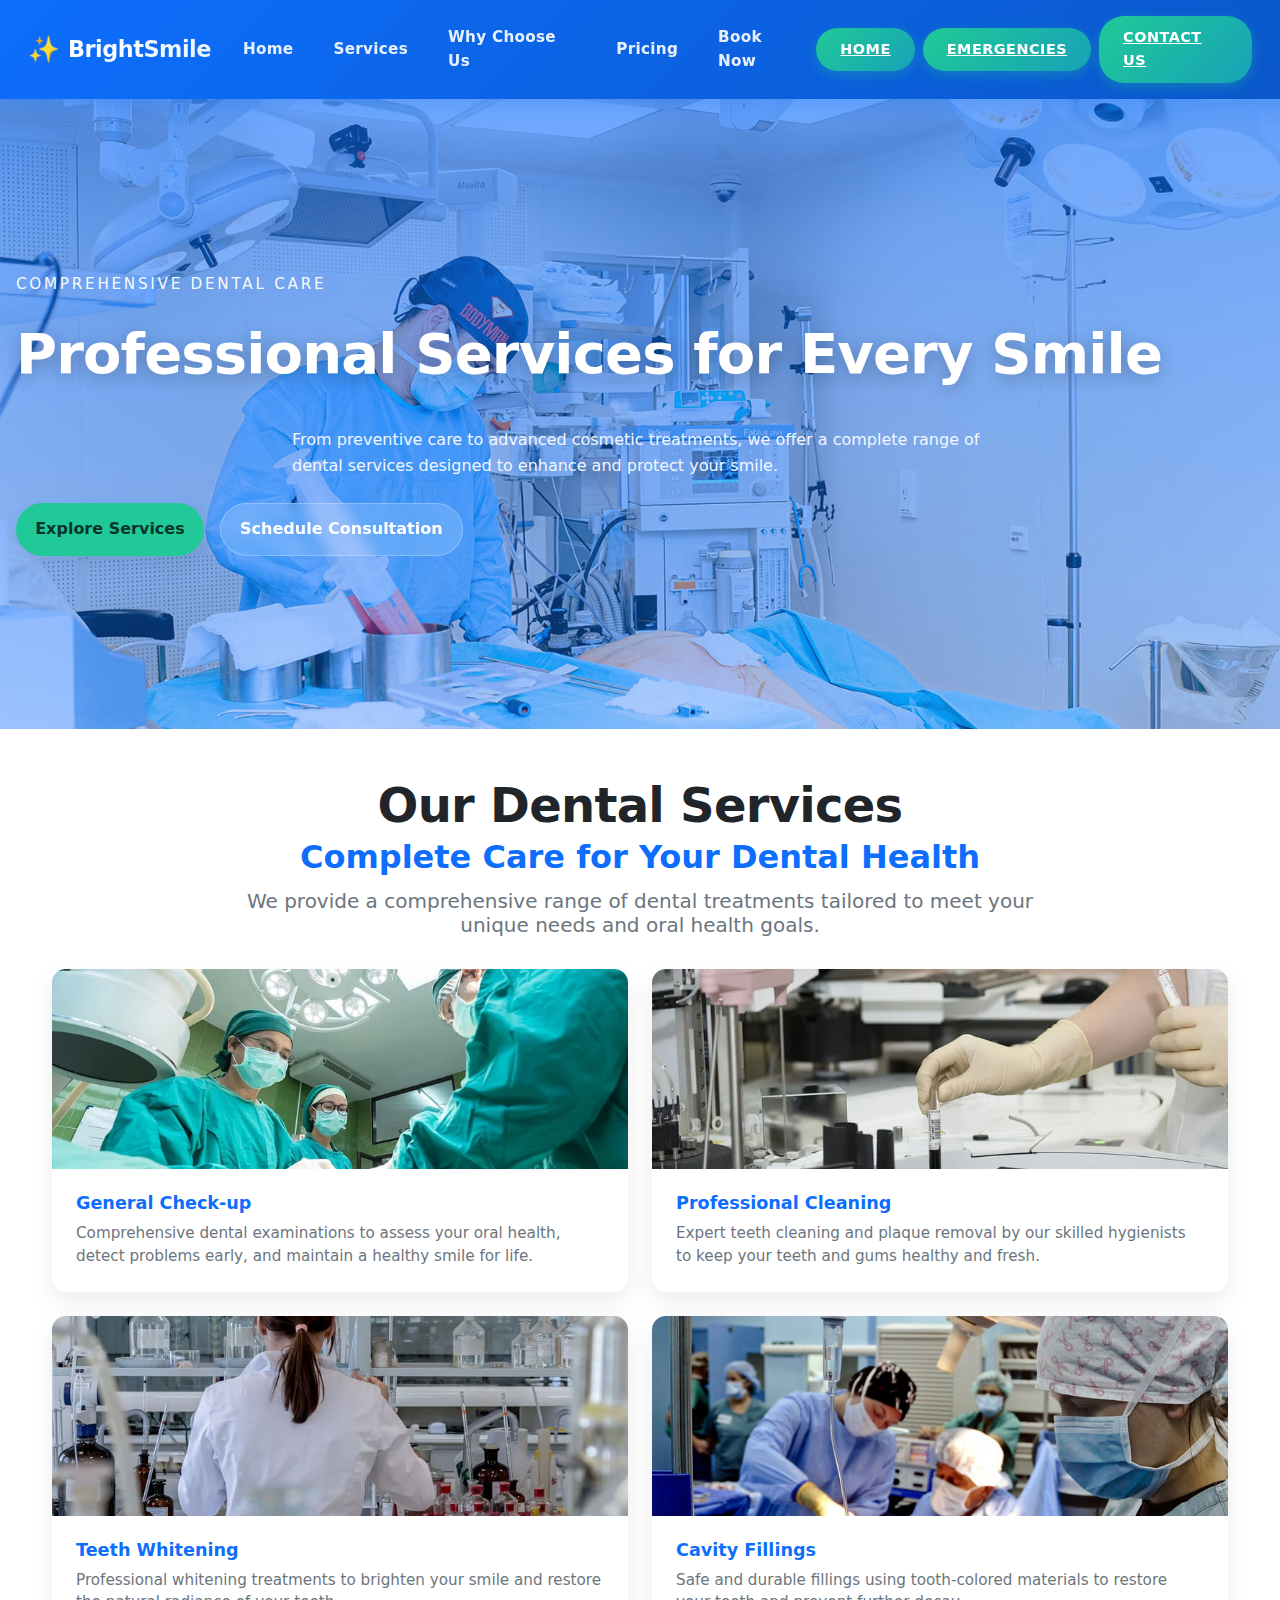
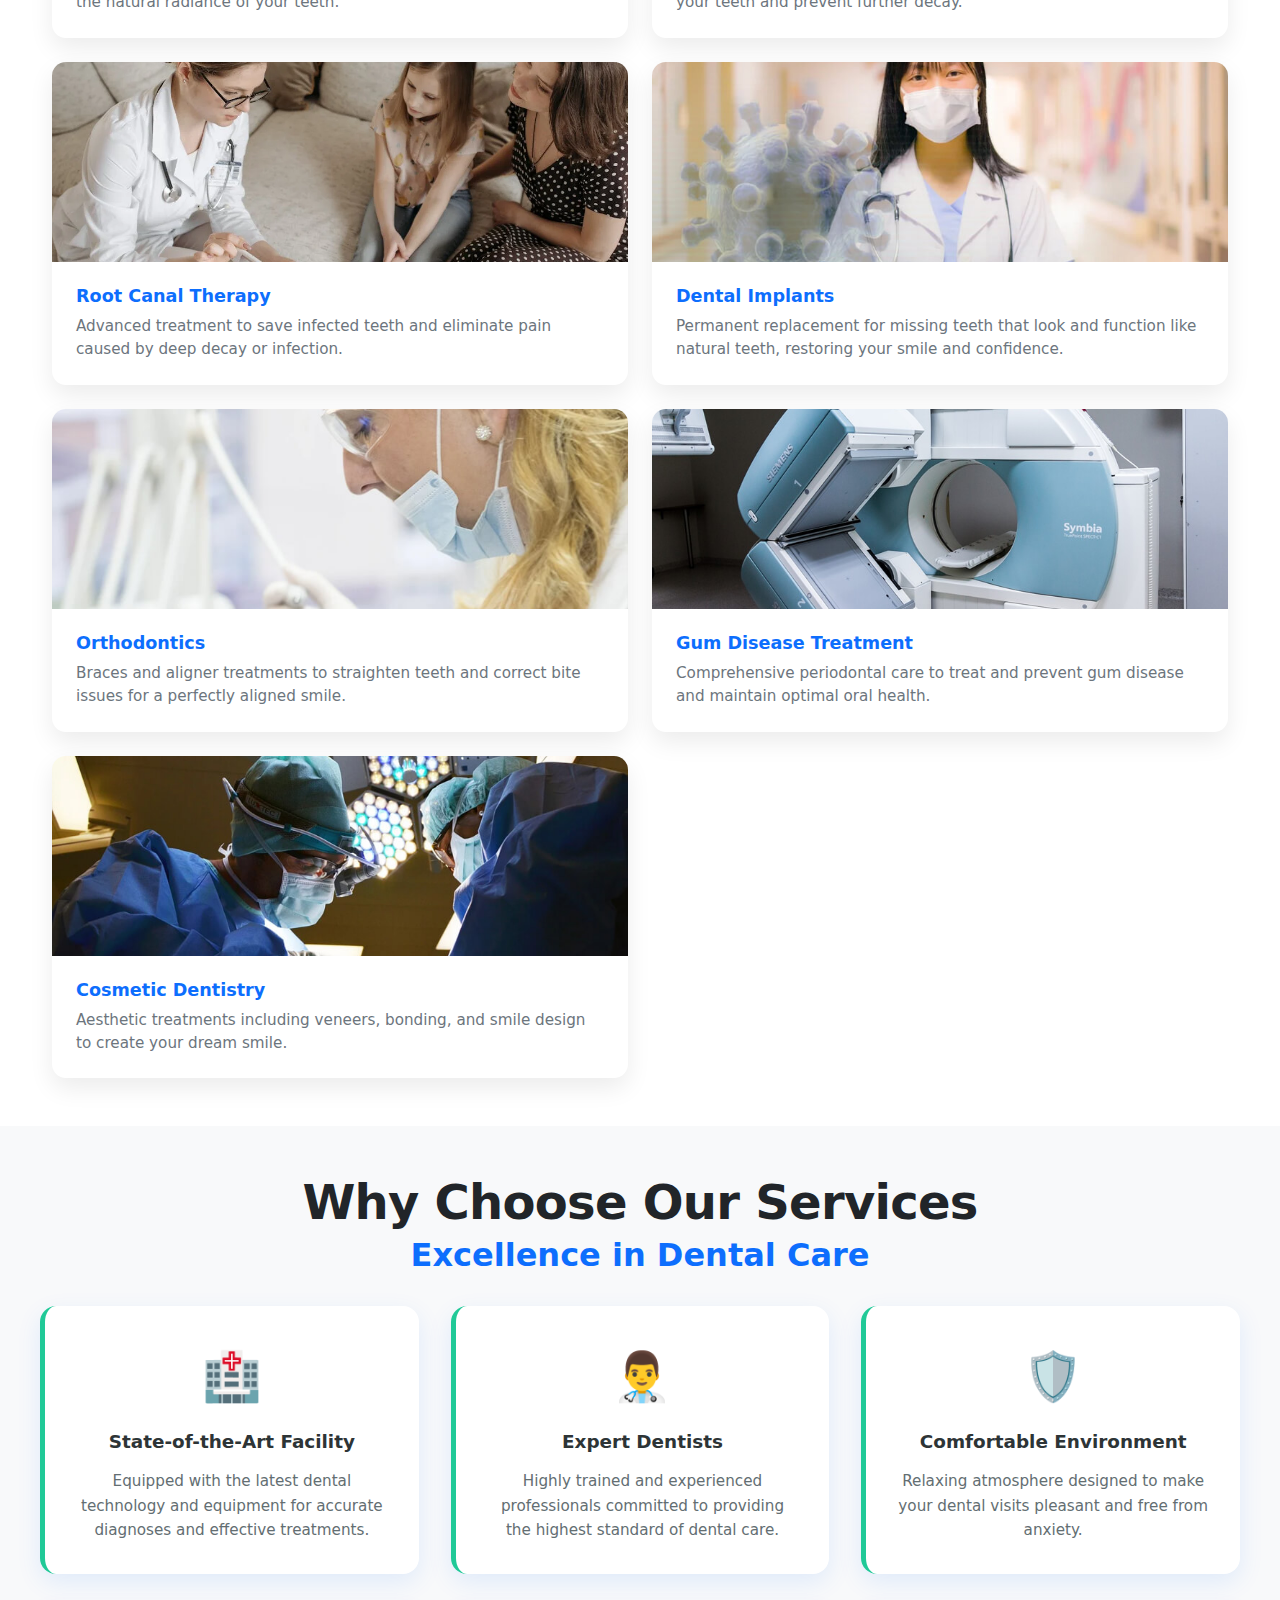
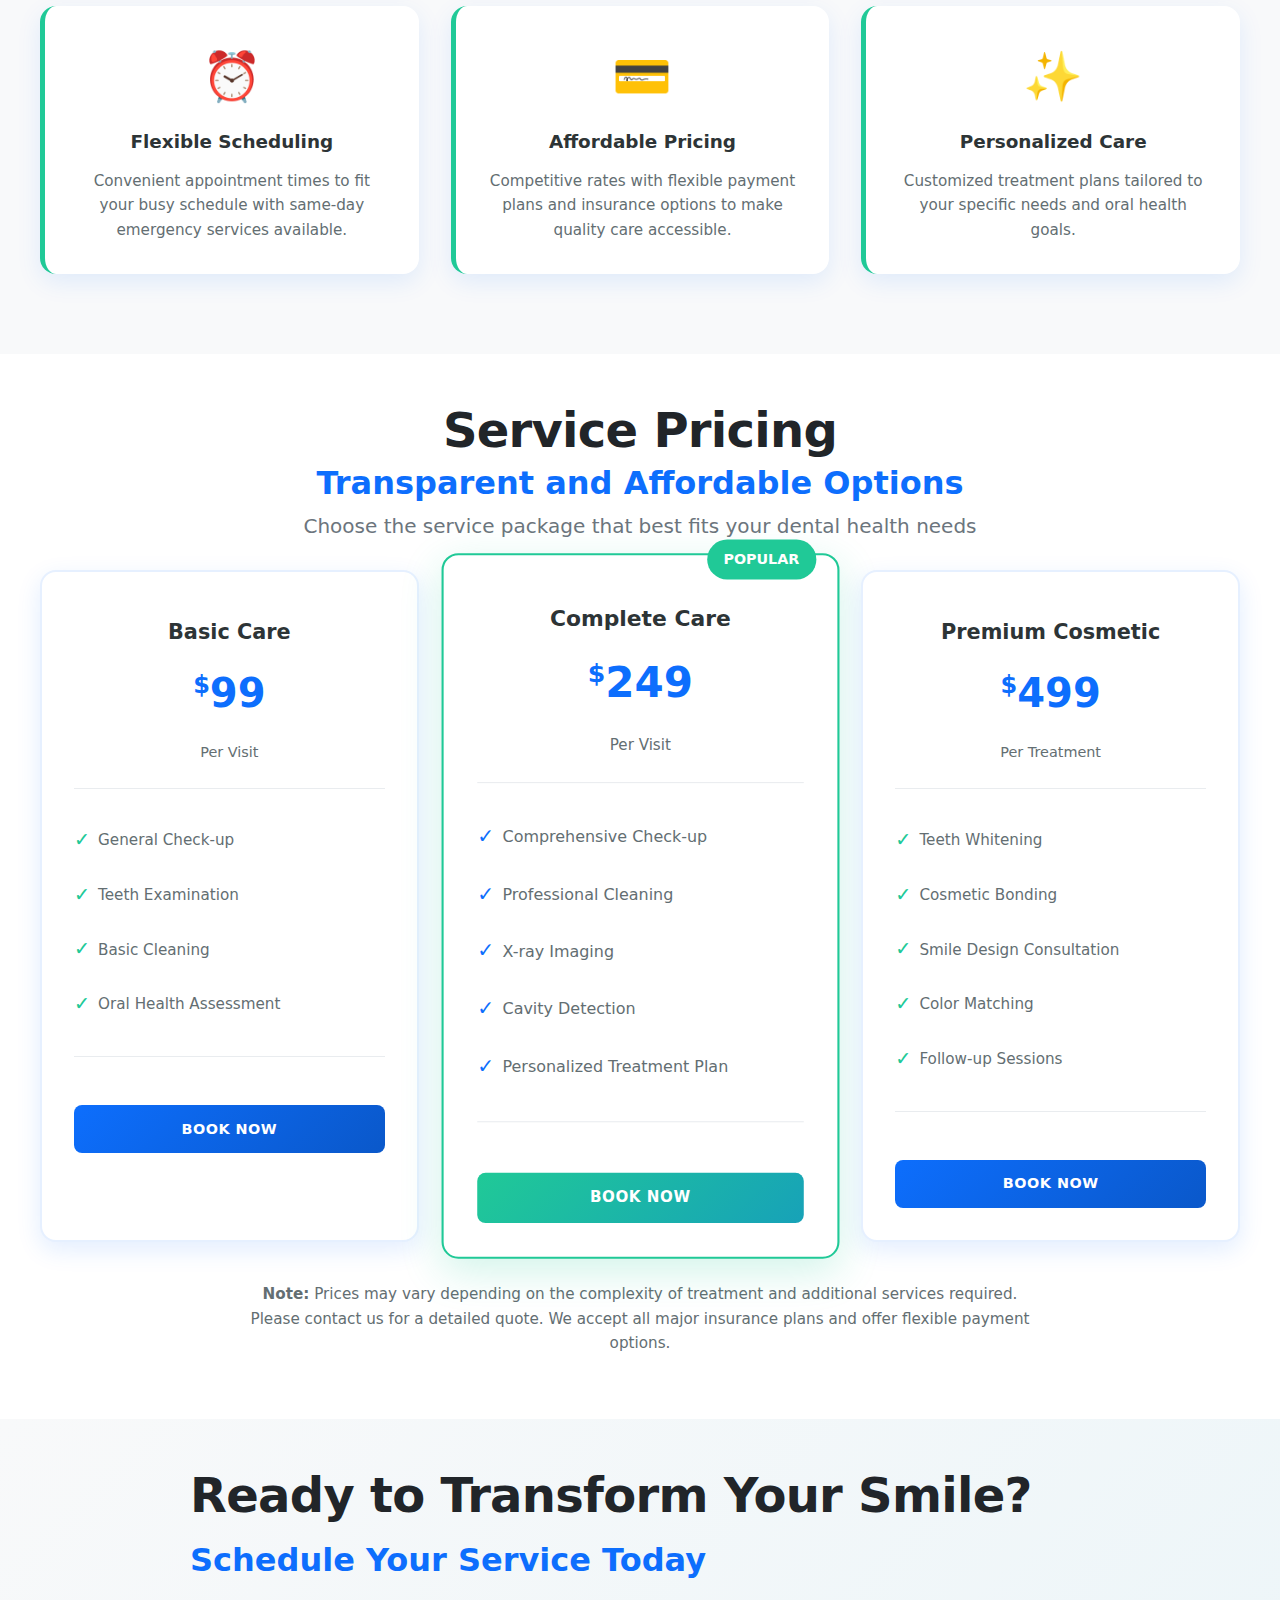
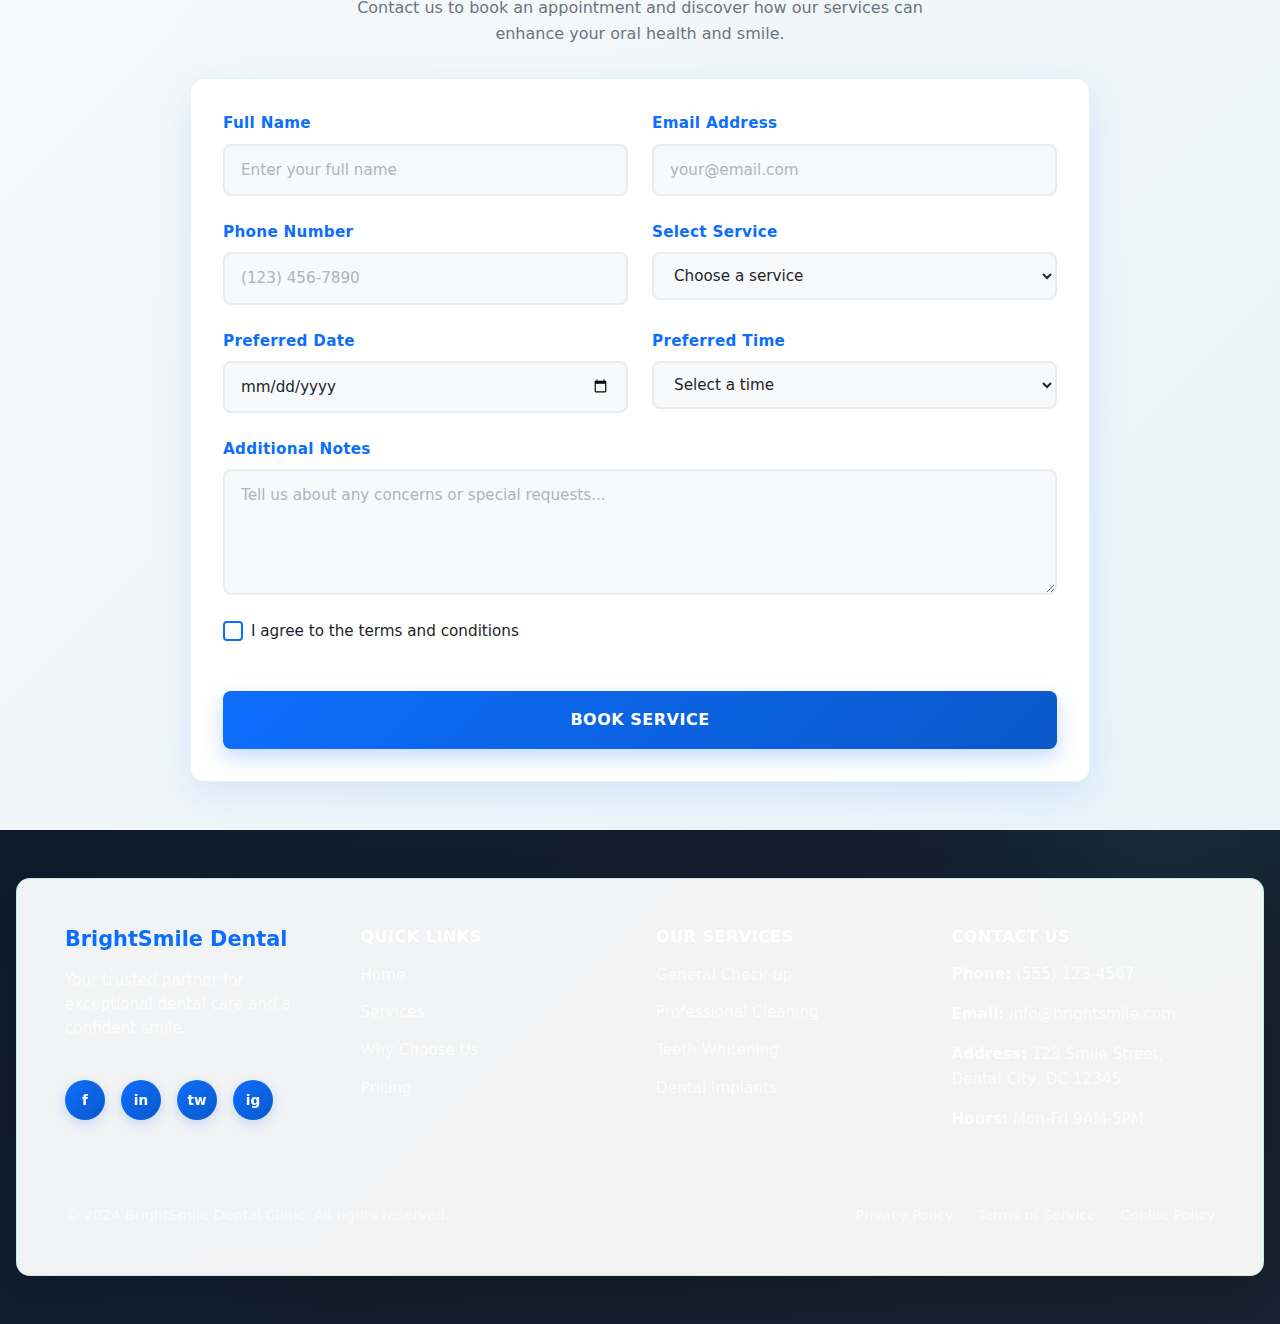
<file: services.html>
<!DOCTYPE html>
<html lang="en">
<head>
    <meta charset="UTF-8">
    <meta name="viewport" content="width=device-width, initial-scale=1.0">

    <!-- Bootstrap CSS -->
    <link href="https://cdn.jsdelivr.net/npm/bootstrap@5.3.2/dist/css/bootstrap.min.css" rel="stylesheet" />

    <!--custom css-->
    <link rel="stylesheet" href="stylesheet.css">
 
    <title>Our Services - BrightSmile Clinic</title>
</head>
<body>
    <nav class="navbar navbar-expand-lg navbar-dark custom-navbar">
      <div class="container-fluid">
        <a class="navbar-brand" href="#home">
          <span class="brand-icon">✨</span>
          <span class="brand-text">BrightSmile</span>
        </a>
        <button class="navbar-toggler" type="button" data-bs-toggle="collapse" data-bs-target="#navbarNav" aria-controls="navbarNav" aria-expanded="false" aria-label="Toggle navigation">
          <span class="navbar-toggler-icon"></span>
        </button>
        <div class="collapse navbar-collapse" id="navbarNav">
          <ul class="navbar-nav ms-auto gap-2">
            <li class="nav-item">
              <a class="nav-link" href="index.html">Home</a>
            </li>
            <li class="nav-item">
              <a class="nav-link" href="#services_main">Services</a>
            </li>
            <li class="nav-item">
              <a class="nav-link" href="#why_choose">Why Choose Us</a>
            </li>
            <li class="nav-item">
              <a class="nav-link" href="#pricing">Pricing</a>
            </li>
            <li class="nav-item">
              <a class="nav-link" href="#book_service">Book Now</a>
            </li>
          </ul>
          <a class="contact-btn" href="index.html" style="margin-right: .5rem;">Home</a>
          <a class="contact-btn" href="emergencies.html" style="margin-right: .5rem;">Emergencies</a>
          <a class="contact-btn" href="contactus.html">Contact Us</a>
        </div>
      </div>
    </nav>

    <!-- Header Section -->
    <section>
      <header id="home">
            <div class="welcome">Comprehensive Dental Care</div>
            <div class="motto">
                <h1>Professional Services for Every Smile</h1>
            </div>
            <div class="container">From preventive care to advanced cosmetic treatments, we offer a complete range of dental services designed to enhance and protect your smile.</div>
            <div class="buttons">
                <button type="button">Explore Services</button>
                <button type="button">Schedule Consultation</button>
            </div>
        </header>
    </section>

    <!-- Main Services Section -->
    <section id="services_main">
        <h1>Our Dental Services</h1>
        <h2>Complete Care for Your Dental Health</h2>
        <h3>We provide a comprehensive range of dental treatments tailored to meet your unique needs and oral health goals.</h3>

        <!-- Services Cards -->
        <div class="row row-cols-1 row-cols-md-2 g-4">
          <div class="col">
            <div class="card">
              <img src="assets/img/gallery/gallery-1.jpg" class="card-img-top" alt="General Check-up">
              <div class="card-body">
                <h5 class="card-title">General Check-up</h5>
                <p class="card-text">Comprehensive dental examinations to assess your oral health, detect problems early, and maintain a healthy smile for life.</p>
              </div>
            </div>
          </div>
          <div class="col">
            <div class="card">
              <img src="assets/img/gallery/gallery-2.jpg" class="card-img-top" alt="Professional Cleaning">
              <div class="card-body">
                <h5 class="card-title">Professional Cleaning</h5>
                <p class="card-text">Expert teeth cleaning and plaque removal by our skilled hygienists to keep your teeth and gums healthy and fresh.</p>
              </div>
            </div>
          </div>
          <div class="col">
            <div class="card">
              <img src="assets/img/gallery/gallery-3.jpg" class="card-img-top" alt="Teeth Whitening">
              <div class="card-body">
                <h5 class="card-title">Teeth Whitening</h5>
                <p class="card-text">Professional whitening treatments to brighten your smile and restore the natural radiance of your teeth.</p>
              </div>
            </div>
          </div>
          <div class="col">
            <div class="card">
              <img src="assets/img/gallery/gallery-4.jpg" class="card-img-top" alt="Fillings">
              <div class="card-body">
                <h5 class="card-title">Cavity Fillings</h5>
                <p class="card-text">Safe and durable fillings using tooth-colored materials to restore your teeth and prevent further decay.</p>
              </div>
            </div>
          </div>
          <div class="col">
            <div class="card">
              <img src="assets/img1/health/consultation-3.webp" class="card-img-top" alt="Root Canal">
              <div class="card-body">
                <h5 class="card-title">Root Canal Therapy</h5>
                <p class="card-text">Advanced treatment to save infected teeth and eliminate pain caused by deep decay or infection.</p>
              </div>
            </div>
          </div>
          <div class="col">
            <div class="card">
              <img src="assets/img/gallery/gallery-5.jpg" class="card-img-top" alt="Dental Implants">
              <div class="card-body">
                <h5 class="card-title">Dental Implants</h5>
                <p class="card-text">Permanent replacement for missing teeth that look and function like natural teeth, restoring your smile and confidence.</p>
              </div>
            </div>
          </div>
          <div class="col">
            <div class="card">
              <img src="assets/img/gallery/gallery-6.jpg" class="card-img-top" alt="Orthodontics">
              <div class="card-body">
                <h5 class="card-title">Orthodontics</h5>
                <p class="card-text">Braces and aligner treatments to straighten teeth and correct bite issues for a perfectly aligned smile.</p>
              </div>
            </div>
          </div>
          <div class="col">
            <div class="card">
              <img src="assets/img/gallery/gallery-7.jpg" class="card-img-top" alt="Gum Disease Treatment">
              <div class="card-body">
                <h5 class="card-title">Gum Disease Treatment</h5>
                <p class="card-text">Comprehensive periodontal care to treat and prevent gum disease and maintain optimal oral health.</p>
              </div>
            </div>
          </div>
          <div class="col">
            <div class="card">
              <img src="assets/img/gallery/gallery-8.jpg" class="card-img-top" alt="Cosmetic Dentistry">
              <div class="card-body">
                <h5 class="card-title">Cosmetic Dentistry</h5>
                <p class="card-text">Aesthetic treatments including veneers, bonding, and smile design to create your dream smile.</p>
              </div>
            </div>
          </div>
        </div>
    </section>

    <!-- Why Choose Us Section -->
    <section id="why_choose" class="service-features">
        <h1>Why Choose Our Services</h1>
        <h2>Excellence in Dental Care</h2>

        <div class="feature-grid">
          <div class="feature-card">
            <div class="feature-icon">🏥</div>
            <h3>State-of-the-Art Facility</h3>
            <p>Equipped with the latest dental technology and equipment for accurate diagnoses and effective treatments.</p>
          </div>

          <div class="feature-card">
            <div class="feature-icon">👨‍⚕️</div>
            <h3>Expert Dentists</h3>
            <p>Highly trained and experienced professionals committed to providing the highest standard of dental care.</p>
          </div>

          <div class="feature-card">
            <div class="feature-icon">🛡️</div>
            <h3>Comfortable Environment</h3>
            <p>Relaxing atmosphere designed to make your dental visits pleasant and free from anxiety.</p>
          </div>

          <div class="feature-card">
            <div class="feature-icon">⏰</div>
            <h3>Flexible Scheduling</h3>
            <p>Convenient appointment times to fit your busy schedule with same-day emergency services available.</p>
          </div>

          <div class="feature-card">
            <div class="feature-icon">💳</div>
            <h3>Affordable Pricing</h3>
            <p>Competitive rates with flexible payment plans and insurance options to make quality care accessible.</p>
          </div>

          <div class="feature-card">
            <div class="feature-icon">✨</div>
            <h3>Personalized Care</h3>
            <p>Customized treatment plans tailored to your specific needs and oral health goals.</p>
          </div>
        </div>
    </section>

    <!-- Pricing Section -->
    <section id="pricing" class="pricing-section">
        <h1>Service Pricing</h1>
        <h2>Transparent and Affordable Options</h2>
        <h3>Choose the service package that best fits your dental health needs</h3>

        <div class="pricing-grid">
          <div class="pricing-card">
            <h3>Basic Care</h3>
            <div class="price-badge"><span class="currency">$</span>99</div>
            <p style="color: #636e72; font-size: 0.9rem;">Per Visit</p>
            
            <ul class="pricing-features">
              <li>General Check-up</li>
              <li>Teeth Examination</li>
              <li>Basic Cleaning</li>
              <li>Oral Health Assessment</li>
            </ul>

            <button class="pricing-btn">Book Now</button>
          </div>

          <div class="pricing-card featured">
            <div style="position: absolute; top: -15px; right: 20px; background: #20c997; color: white; padding: 0.5rem 1rem; border-radius: 20px; font-size: 0.85rem; font-weight: 700;">POPULAR</div>
            <h3>Complete Care</h3>
            <div class="price-badge"><span class="currency">$</span>249</div>
            <p style="color: #636e72; font-size: 0.9rem;">Per Visit</p>
            
            <ul class="pricing-features">
              <li>Comprehensive Check-up</li>
              <li>Professional Cleaning</li>
              <li>X-ray Imaging</li>
              <li>Cavity Detection</li>
              <li>Personalized Treatment Plan</li>
            </ul>

            <button class="pricing-btn">Book Now</button>
          </div>

          <div class="pricing-card">
            <h3>Premium Cosmetic</h3>
            <div class="price-badge"><span class="currency">$</span>499</div>
            <p style="color: #636e72; font-size: 0.9rem;">Per Treatment</p>
            
            <ul class="pricing-features">
              <li>Teeth Whitening</li>
              <li>Cosmetic Bonding</li>
              <li>Smile Design Consultation</li>
              <li>Color Matching</li>
              <li>Follow-up Sessions</li>
            </ul>

            <button class="pricing-btn">Book Now</button>
          </div>
        </div>

        <p style="text-align: center; color: #636e72; margin-top: 40px; font-size: 0.95rem; max-width: 800px; margin-left: auto; margin-right: auto;">
          <strong>Note:</strong> Prices may vary depending on the complexity of treatment and additional services required. Please contact us for a detailed quote. We accept all major insurance plans and offer flexible payment options.
        </p>
    </section>

    <!-- Book Service Section -->
    <section id="book_service" style="padding: var(--space-5) var(--space-2); background: linear-gradient(135deg, #f8f9fa 0%, #e8f4f8 100%);">
        <div class="appointment_container">
            <h1>Ready to Transform Your Smile?</h1>
            <h2>Schedule Your Service Today</h2>
            <p class="intro-text">Contact us to book an appointment and discover how our services can enhance your oral health and smile.</p>

            <form id="serviceForm" class="appointment-form">
                <div class="form-row">
                    <div class="form-group">
                        <label for="fullName">Full Name</label>
                        <input type="text" id="fullName" name="fullName" placeholder="Enter your full name" required>
                    </div>
                    <div class="form-group">
                        <label for="email">Email Address</label>
                        <input type="email" id="email" name="email" placeholder="your@email.com" required>
                    </div>
                </div>

                <div class="form-row">
                    <div class="form-group">
                        <label for="phone">Phone Number</label>
                        <input type="tel" id="phone" name="phone" placeholder="(123) 456-7890" required>
                    </div>
                    <div class="form-group">
                        <label for="service">Select Service</label>
                        <select id="service" name="service" required>
                            <option value="">Choose a service</option>
                            <option value="checkup">General Check-up</option>
                            <option value="cleaning">Professional Cleaning</option>
                            <option value="whitening">Teeth Whitening</option>
                            <option value="fillings">Cavity Fillings</option>
                            <option value="rootcanal">Root Canal Therapy</option>
                            <option value="implants">Dental Implants</option>
                            <option value="orthodontics">Orthodontics</option>
                            <option value="gum">Gum Disease Treatment</option>
                            <option value="cosmetic">Cosmetic Dentistry</option>
                        </select>
                    </div>
                </div>

                <div class="form-row">
                    <div class="form-group">
                        <label for="date">Preferred Date</label>
                        <input type="date" id="date" name="date" required>
                    </div>
                    <div class="form-group">
                        <label for="time">Preferred Time</label>
                        <select id="time" name="time" required>
                            <option value="">Select a time</option>
                            <option value="9:00">9:00 AM</option>
                            <option value="10:00">10:00 AM</option>
                            <option value="11:00">11:00 AM</option>
                            <option value="2:00">2:00 PM</option>
                            <option value="3:00">3:00 PM</option>
                            <option value="4:00">4:00 PM</option>
                            <option value="5:00">5:00 PM</option>
                        </select>
                    </div>
                </div>

                <div class="form-group full-width">
                    <label for="message">Additional Notes</label>
                    <textarea id="message" name="message" placeholder="Tell us about any concerns or special requests..." rows="4"></textarea>
                </div>

                <div class="checkbox-group">
                    <label class="checkbox-label">
                        <input type="checkbox" name="consent" required>
                        <span>I agree to the terms and conditions</span>
                    </label>
                </div>

                <button type="submit" class="submit-btn">Book Service</button>
            </form>
        </div>
    </section>

    <!-- Footer Section -->
    <footer id="footer_section">
        <div class="footer_container">
            <div class="footer-card">
                <div class="footer-grid">
                    <div class="footer-column">
                        <h3>BrightSmile Dental</h3>
                        <p>Your trusted partner for exceptional dental care and a confident smile.</p>
                        <div class="social-links">
                            <a href="#" class="social-icon">f</a>
                            <a href="#" class="social-icon">in</a>
                            <a href="#" class="social-icon">tw</a>
                            <a href="#" class="social-icon">ig</a>
                        </div>
                    </div>

                    <div class="footer-column">
                        <h4>Quick Links</h4>
                        <ul>
                            <li><a href="index.html">Home</a></li>
                            <li><a href="#services_main">Services</a></li>
                            <li><a href="#why_choose">Why Choose Us</a></li>
                            <li><a href="#pricing">Pricing</a></li>
                        </ul>
                    </div>

                    <div class="footer-column">
                        <h4>Our Services</h4>
                        <ul>
                            <li><a href="#">General Check-up</a></li>
                            <li><a href="#">Professional Cleaning</a></li>
                            <li><a href="#">Teeth Whitening</a></li>
                            <li><a href="#">Dental Implants</a></li>
                        </ul>
                    </div>

                    <div class="footer-column">
                        <h4>Contact Us</h4>
                        <p><strong>Phone:</strong> (555) 123-4567</p>
                        <p><strong>Email:</strong> info@brightsmile.com</p>
                        <p><strong>Address:</strong> 123 Smile Street, Dental City, DC 12345</p>
                        <p><strong>Hours:</strong> Mon-Fri 9AM-5PM</p>
                    </div>
                </div>

                <div class="footer-bottom">
                    <p>&copy; 2024 BrightSmile Dental Clinic. All rights reserved.</p>
                    <div class="footer-links">
                        <a href="#">Privacy Policy</a>
                        <a href="#">Terms of Service</a>
                        <a href="#">Cookie Policy</a>
                    </div>
                </div>
            </div>
        </div>
    </footer>

    <script src="https://cdn.jsdelivr.net/npm/bootstrap@5.3.2/dist/js/bootstrap.bundle.min.js"></script>

</body>

   <style>
        /* Services section layout */
        #services_main { padding: var(--space-5) var(--space-2); background: var(--bg); }
        #services_main > h1 { text-align: center; margin-bottom: .25rem; }
        #services_main > h2 { text-align: center; margin-bottom: .75rem; }
        #services_main > h3 { text-align: center; max-width: 850px; margin: 0 auto var(--space-4); }
        
        #services_main .row.row-cols-1 {
            max-width: 1200px;
            margin-inline: auto;
        }

        /* Service Features Section */
        .service-features {
            padding: var(--space-5) var(--space-2);
            background: linear-gradient(135deg, #f8f9fa 0%, #f0f2f5 100%);
        }

        .service-features > h1 { text-align: center; margin-bottom: .25rem; }
        .service-features > h2 { text-align: center; margin-bottom: var(--space-4); }

        .feature-grid {
            display: grid;
            grid-template-columns: repeat(auto-fit, minmax(280px, 1fr));
            gap: var(--space-4);
            max-width: 1200px;
            margin: var(--space-4) auto;
        }

        .feature-card {
            background: white;
            border-radius: 16px;
            padding: var(--space-4);
            box-shadow: 0 8px 24px rgba(13, 110, 253, 0.1);
            border-left: 5px solid #20c997;
            transition: all 0.35s cubic-bezier(0.23, 1, 0.320, 1);
            text-align: center;
        }

        .feature-card:hover {
            transform: translateY(-8px);
            box-shadow: 0 16px 32px rgba(13, 110, 253, 0.15);
            border-left-color: #0d6efd;
        }

        .feature-icon {
            font-size: 3rem;
            margin-bottom: var(--space-2);
        }

        .feature-card h3 {
            color: #2d3436 !important;
            font-size: 1.15rem;
            font-weight: 700;
            margin-bottom: var(--space-2);
        }

        .feature-card p {
            color: #636e72;
            font-size: 0.95rem;
            line-height: 1.6;
            margin: 0;
        }

        /* Pricing Section */
        .pricing-section {
            padding: var(--space-5) var(--space-2);
            background: white;
        }

        .pricing-section > h1 { text-align: center; margin-bottom: .25rem; }
        .pricing-section > h2 { text-align: center; margin-bottom: .75rem; }
        .pricing-section > h3 { text-align: center; max-width: 850px; margin: 0 auto var(--space-4); }
            /* margin-bottom: var(--space-2); */
        

        .feature-card p {
            color: #636e72;
            font-size: 0.95rem;
            line-height: 1.6;
            margin: 0;
        }

        /* Pricing Section */
        .pricing-section {
            padding: var(--space-5) var(--space-2);
            background: white;
        }

        .pricing-grid {
            display: grid;
            grid-template-columns: repeat(auto-fit, minmax(300px, 1fr));
            gap: var(--space-4);
            max-width: 1200px;
            margin: var(--space-4) auto;
        }

        .pricing-card {
            background: white;
            border-radius: 16px;
            padding: var(--space-4);
            box-shadow: 0 8px 24px rgba(13, 110, 253, 0.12);
            border: 2px solid rgba(13, 110, 253, 0.1);
            transition: all 0.35s cubic-bezier(0.23, 1, 0.320, 1);
            text-align: center;
            position: relative;
        }

        .pricing-card.featured {
            border-color: #20c997;
            transform: scale(1.05);
            box-shadow: 0 12px 40px rgba(32, 201, 151, 0.2);
        }

        .pricing-card:hover {
            box-shadow: 0 16px 40px rgba(13, 110, 253, 0.18);
            border-color: #0d6efd;
        }

        .pricing-card.featured:hover {
            border-color: #20c997;
            box-shadow: 0 16px 48px rgba(32, 201, 151, 0.25);
        }

        .price-badge {
            font-size: 2.5rem;
            font-weight: 800;
            color: #0d6efd;
            margin: var(--space-2) 0;
        }

        .price-badge .currency {
            font-size: 1.5rem;
            vertical-align: super;
        }

        .pricing-card h3 {
            color: #2d3436 !important;
            font-size: 1.3rem;
            font-weight: 700;
            margin: var(--space-2) 0 !important;
        }

        .pricing-features {
            list-style: none;
            padding: var(--space-3) 0;
            margin: var(--space-3) 0;
            border-top: 1px solid #e9ecef;
            border-bottom: 1px solid #e9ecef;
            text-align: left;
        }

        .pricing-features li {
            padding: 0.75rem 0;
            color: #636e72;
            font-size: 0.95rem;
            display: flex;
            align-items: center;
            gap: 0.5rem;
        }

        .pricing-features li::before {
            content: '✓';
            color: #20c997;
            font-weight: bold;
            font-size: 1.2rem;
        }

        .pricing-card.featured .pricing-features li::before {
            color: #0d6efd;
        }

        .pricing-btn {
            width: 100%;
            padding: 0.8rem 1.5rem;
            margin-top: var(--space-3);
            background: linear-gradient(135deg, #0d6efd, #0a58ca);
            color: white;
            border: 0;
            border-radius: 8px;
            font-weight: 700;
            cursor: pointer;
            transition: all 0.3s ease;
            text-transform: uppercase;
            letter-spacing: 0.5px;
            font-size: 0.9rem;
        }

        .pricing-card.featured .pricing-btn {
            background: linear-gradient(135deg, #20c997, #17a2b8);
        }

        .pricing-btn:hover {
            transform: translateY(-2px);
            box-shadow: 0 8px 20px rgba(13, 110, 253, 0.3);
        }

        .pricing-card.featured .pricing-btn:hover {
            box-shadow: 0 8px 20px rgba(32, 201, 151, 0.3);
        }

        /* Responsive */
        @media (max-width: 768px) {
            .feature-grid {
                grid-template-columns: 1fr;
                gap: var(--space-3);
            }

            .pricing-grid {
                grid-template-columns: 1fr;
            }

            .pricing-card.featured {
                transform: scale(1);
            }

            #services_main, .service-features, .pricing-section {
                padding: var(--space-4) var(--space-2);
            }
        }
    </style>
</html>
</file>
<file: stylesheet.css>
/* Brightest Smile Clinic - Clean, responsive styles */

:root {
  --brand: #0d6efd;            /* Bootstrap primary blue */
  --brand-600: #0b5ed7;
  --accent: #20c997;           /* teal */
  --bg: #ffffff;
  --bg-soft: #f8f9fa;          /* Bootstrap light */
  --text: #212529;
  --muted: #6c757d;
  --shadow: 0 10px 25px rgba(0,0,0,.08);
  --radius: 14px;
  --radius-sm: 10px;
  --space-1: .5rem;
  --space-2: 1rem;
  --space-3: 1.5rem;
  --space-4: 2rem;
  --space-5: 3rem;
  --maxw: 1100px;
}

/* Base reset and typography */
* { box-sizing: border-box; }
html { scroll-behavior: smooth; }
body {
  margin: 0;
  color: var(--text);
  background: var(--bg);
  font-family: system-ui, -apple-system, Segoe UI, Roboto, Ubuntu, Cantarell, Noto Sans, Helvetica, Arial, "Apple Color Emoji", "Segoe UI Emoji";
  line-height: 1.6;
}
img { max-width: 100%; height: auto; display: block; }

h1, h2, h3, h4 { line-height: 1.2; margin: 0 0 var(--space-2); }
h1 { font-weight: 800; letter-spacing: -.015em; font-size: clamp(2rem, 4vw, 3rem); }
h2 { font-weight: 700; font-size: clamp(1.375rem, 2.8vw, 2rem); color: var(--brand); }
h3 { font-weight: 500; font-size: clamp(1.05rem, 2vw, 1.25rem); color: var(--muted); }
p { margin: 0 0 var(--space-2); }

/* Container helper without colliding with Bootstrap .container */
.wrapper { max-width: var(--maxw); margin-inline: auto; padding-inline: var(--space-2); }

/* Custom Navbar */
.custom-navbar {
  background: linear-gradient(135deg, #0d6efd 0%, #0a58ca 100%);
  box-shadow: 0 4px 20px rgba(13,110,253,.25);
  padding: 1rem var(--space-2);
  position: sticky;
  top: 0;
  z-index: 1030;
  backdrop-filter: blur(10px);
}

.navbar-brand {
  display: flex;
  align-items: center;
  gap: 0.5rem;
  font-weight: 800;
  font-size: 1.4rem;
  color: white !important;
  text-decoration: none;
  transition: transform 0.3s ease;
}

.navbar-brand:hover {
  transform: translateY(-2px);
}

.brand-icon {
  font-size: 1.6rem;
}

.brand-text {
  background: linear-gradient(135deg, #ffffff, #e8f4f8);
  -webkit-background-clip: text;
  -webkit-text-fill-color: transparent;
  background-clip: text;
  letter-spacing: -0.5px;
}

.navbar-nav {
  align-items: center;
}

.nav-link {
  color: rgba(255, 255, 255, 0.9) !important;
  font-weight: 600;
  font-size: 0.95rem;
  position: relative;
  padding: 0.5rem 1rem !important;
  transition: all 0.3s ease;
  letter-spacing: 0.3px;
}

.nav-link::after {
  content: '';
  position: absolute;
  bottom: 0;
  left: 0;
  width: 0;
  height: 2px;
  background: linear-gradient(90deg, #20c997, #17a2b8);
  transition: width 0.3s ease;
}

.nav-link:hover {
  color: #20c997 !important;
}

.nav-link:hover::after {
  width: 100%;
}

.navbar-toggler {
  border-color: rgba(255, 255, 255, 0.3) !important;
  padding: 0.25rem 0.75rem;
}

.navbar-toggler-icon {
  background-image: url("data:image/svg+xml,%3csvg xmlns='http://www.w3.org/2000/svg' viewBox='0 0 30 30'%3e%3cpath stroke='rgba%28255, 255, 255, 0.95%29' stroke-linecap='round' stroke-miterlimit='10' stroke-width='2' d='M4 7h22M4 15h22M4 23h22'/%3e%3c/svg%3e");
}

.contact-btn {
  background: linear-gradient(135deg, #20c997, #17a2b8);
  color: white;
  border: 0;
  padding: 0.65rem 1.5rem;
  border-radius: 25px;
  font-weight: 700;
  font-size: 0.9rem;
  cursor: pointer;
  transition: all 0.3s ease;
  box-shadow: 0 4px 12px rgba(32, 201, 151, 0.3);
  text-transform: uppercase;
  letter-spacing: 0.5px;
}

.contact-btn:hover {
  transform: translateY(-2px);
  box-shadow: 0 8px 20px rgba(32, 201, 151, 0.4);
}

.contact-btn:active {
  transform: translateY(0);
}

/* Navbar responsive */
@media (max-width: 991px) {
  .navbar-collapse {
    margin-top: 1rem;
    padding-top: 1rem;
    border-top: 1px solid rgba(255, 255, 255, 0.2);
  }

  .navbar-nav {
    gap: 0.5rem !important;
  }

  .contact-btn {
    width: 100%;
    margin-top: 1rem;
  }

  .nav-link {
    padding-top: 0.75rem !important;
    padding-bottom: 0.75rem !important;
  }
}

/* Hero header */
header {
  position: relative;
  min-height: 70vh;
  display: grid;
  align-content: center;
  gap: var(--space-3);
  padding: var(--space-5) var(--space-2);
  color: #fff;
  background:
    linear-gradient(180deg, rgba(13,110,253,.6), rgba(13,110,253,.35)),
    url("assets/img/hero-carousel/hero-carousel-1.jpg") center/cover no-repeat fixed;
}
header .welcome {
  font-size: .95rem;
  letter-spacing: .18em;
  text-transform: uppercase;
  opacity: .95;
}
header .motto h1 {
  font-size: clamp(2rem, 6vw, 3.5rem);
  text-shadow: 0 4px 18px rgba(0,0,0,.25);
}
header .container { /* local to header only */
  max-width: 720px;
  color: #f2f6ff;
}
header .buttons {
  display: flex;
  flex-wrap: wrap;
  gap: var(--space-2);
}
header .buttons button {
  appearance: none;
  border: 0;
  cursor: pointer;
  padding: .8rem 1.2rem;
  border-radius: 999px;
  font-weight: 600;
  transition: transform .15s ease, box-shadow .2s ease, background .2s ease;
}
header .buttons button:first-child {
  background: var(--accent);
  color: #08342c;
  box-shadow: var(--shadow);
}
header .buttons button:first-child:hover { transform: translateY(-1px); }
header .buttons button:last-child {
  background: rgba(255,255,255,.15);
  color: #fff;
  border: 1px solid rgba(255,255,255,.25);
  backdrop-filter: blur(6px);
}
header .buttons button:last-child:hover { background: rgba(255,255,255,.22); }

/* Section: About */
#About { padding: var(--space-5) var(--space-2); background: var(--bg); }
#About > h1 { text-align: center; margin-bottom: .25rem; }
#About > h2 { text-align: center; margin-bottom: .75rem; }
#About > h3 { text-align: center; max-width: 850px; margin: 0 auto var(--space-4); }

/* Cards styling */
.card {
  border: 0;
  border-radius: var(--radius);
  overflow: hidden;
  box-shadow: var(--shadow);
  transition: transform .18s ease, box-shadow .22s ease;
  height: 100%;
  display: flex;
  flex-direction: column;
}
.card:hover { transform: translateY(-6px); box-shadow: 0 18px 40px rgba(13,110,253,.15); }
.card-img-top {
  aspect-ratio: 4 / 3;
  object-fit: cover;
  height: 200px;
}
.card-body {
  flex-grow: 1;
  display: flex;
  flex-direction: column;
  padding: var(--space-3);
}
.card .card-title { 
  font-weight: 700; 
  font-size: 1.1rem;
  color: var(--brand);
}
.card .card-text { 
  color: var(--muted); 
  font-size: 0.95rem;
  line-height: 1.5;
  flex-grow: 1;
}

/* Services section cards - smaller layout */
#About .row.row-cols-1 {
  max-width: 1200px;
  margin-inline: auto;
}
#About .card { max-height: 380px; }

/* Featured services section */
.featured_services {
  padding: var(--space-5) var(--space-2);
  background: var(--bg-soft);
}
#featured_services {
  max-width: 1200px;
  margin-inline: auto;
}
#featured_services > h1 { text-align: center; margin-bottom: .25rem; }
#featured_services > h2 { text-align: center; margin-bottom: var(--space-4); }
#featured_services .card { max-height: 380px; }

/* Our Team */
#our_team { padding: var(--space-5) var(--space-2); background: var(--bg-soft); }
#our_team > h1, #our_team > h2 { text-align: center; }
#our_team .card-group { 
  max-width: 1200px;
  margin-inline: auto;
  gap: var(--space-3);
}
#our_team .card-group .card { 
  margin: 0;
  flex: 1;
}
#our_team .card-img-top { 
  aspect-ratio: 1 / 1; 
  object-fit: cover;
  height: 250px;
}

/* Utilities */
.section-spaced { padding-block: var(--space-5); }
.muted { color: var(--muted); }

/* Appointment Form Section */
#appointment_section {
  padding: var(--space-5) var(--space-2);
  background: linear-gradient(135deg, #f8f9fa 0%, #e8f4f8 100%);
  position: relative;
  overflow: hidden;
}

#appointment_section::before {
  content: '';
  position: absolute;
  top: -50%;
  right: -10%;
  width: 500px;
  height: 500px;
  background: radial-gradient(circle, rgba(32,201,151,.08) 0%, transparent 70%);
  border-radius: 50%;
  pointer-events: none;
}

#appointment_section::after {
  content: '';
  position: absolute;
  bottom: -30%;
  left: -5%;
  width: 400px;
  height: 400px;
  background: radial-gradient(circle, rgba(13,110,253,.06) 0%, transparent 70%);
  border-radius: 50%;
  pointer-events: none;
}

.appointment_container {
  max-width: 900px;
  margin: 0 auto;
  position: relative;
  z-index: 1;
}

#appointment_section > h1 {
  text-align: center;
  margin-bottom: 0.5rem;
  color: var(--text);
}

#appointment_section > h2 {
  text-align: center;
  margin-bottom: 1rem;
  color: var(--brand);
  font-size: 1.5rem;
}

.intro-text {
  text-align: center;
  color: var(--muted);
  font-size: 1rem;
  max-width: 600px;
  margin: 0 auto var(--space-4);
}

/* Form styling */
.appointment-form {
  background: white;
  padding: var(--space-4);
  border-radius: var(--radius);
  box-shadow: 0 12px 40px rgba(13,110,253,.12);
  border: 1px solid rgba(32,201,151,.15);
}

.form-row {
  display: grid;
  grid-template-columns: 1fr 1fr;
  gap: var(--space-3);
  margin-bottom: var(--space-3);
}

.form-group {
  display: flex;
  flex-direction: column;
}

.form-group.full-width {
  grid-column: 1 / -1;
}

.form-group label {
  font-weight: 600;
  color: var(--brand);
  margin-bottom: 0.5rem;
  font-size: 0.95rem;
  text-transform: capitalize;
  letter-spacing: 0.3px;
}

.form-group input,
.form-group select,
.form-group textarea {
  padding: 0.75rem 1rem;
  border: 2px solid #e9ecef;
  border-radius: 8px;
  font-size: 0.95rem;
  font-family: inherit;
  transition: all 0.3s ease;
  background: #f8f9fa;
  color: var(--text);
}

.form-group input::placeholder,
.form-group textarea::placeholder {
  color: #adb5bd;
}

.form-group input:focus,
.form-group select:focus,
.form-group textarea:focus {
  outline: none;
  background: white;
  border-color: var(--accent);
  box-shadow: 0 0 0 3px rgba(32,201,151,.1);
}

.form-group textarea {
  resize: vertical;
  min-height: 120px;
}

/* Checkbox styling */
.checkbox-group {
  margin: var(--space-3) 0;
  display: flex;
  align-items: center;
}

.checkbox-label {
  display: flex;
  align-items: center;
  cursor: pointer;
  user-select: none;
  gap: 0.5rem;
  color: var(--text);
  font-size: 0.95rem;
}

.checkbox-label input[type="checkbox"] {
  appearance: none;
  width: 20px;
  height: 20px;
  border: 2px solid var(--brand);
  border-radius: 4px;
  cursor: pointer;
  transition: all 0.2s ease;
  background: white;
  padding: 0;
  margin: 0;
}

.checkbox-label input[type="checkbox"]:hover {
  border-color: var(--accent);
  box-shadow: 0 0 0 3px rgba(32,201,151,.1);
}

.checkbox-label input[type="checkbox"]:checked {
  background: linear-gradient(135deg, var(--brand), var(--accent));
  border-color: var(--accent);
}

.checkbox-label input[type="checkbox"]:checked::after {
  content: '✓';
  color: white;
  font-weight: bold;
  display: flex;
  align-items: center;
  justify-content: center;
  font-size: 12px;
}

/* Submit button */
.submit-btn {
  width: 100%;
  padding: 1rem;
  margin-top: var(--space-3);
  background: linear-gradient(135deg, var(--brand), #0a58ca);
  color: white;
  border: 0;
  border-radius: 8px;
  font-size: 1rem;
  font-weight: 700;
  cursor: pointer;
  transition: all 0.3s ease;
  text-transform: uppercase;
  letter-spacing: 0.5px;
  box-shadow: 0 8px 20px rgba(13,110,253,.25);
  position: relative;
  overflow: hidden;
}

.submit-btn::before {
  content: '';
  position: absolute;
  top: 0;
  left: -100%;
  width: 100%;
  height: 100%;
  background: linear-gradient(90deg, transparent, rgba(255,255,255,.3), transparent);
  transition: left 0.5s ease;
}

.submit-btn:hover {
  transform: translateY(-2px);
  box-shadow: 0 12px 28px rgba(13,110,253,.35);
}

.submit-btn:hover::before {
  left: 100%;
}

.submit-btn:active {
  transform: translateY(0);
}

/* Form responsive design */
@media (max-width: 600px) {
  .form-row {
    grid-template-columns: 1fr;
  }

  .appointment-form {
    padding: var(--space-3);
  }

  #appointment_section {
    padding: var(--space-4) var(--space-2);
  }

  #appointment_section::before,
  #appointment_section::after {
    display: none;
  }
}

/* Focus styles for accessibility */
:where(a, button):focus { outline: 2px solid var(--brand); outline-offset: 2px; }

/* Footer Section */
#footer_section {
  padding: var(--space-5) var(--space-2);
  background: linear-gradient(135deg, #0d1b2a 0%, #1a2332 100%);
  position: relative;
  overflow: hidden;
}

#footer_section::before {
  content: '';
  position: absolute;
  top: -50%;
  right: -10%;
  width: 500px;
  height: 500px;
  background: radial-gradient(circle, rgba(32,201,151,.06) 0%, transparent 70%);
  border-radius: 50%;
  pointer-events: none;
}

#footer_section::after {
  content: '';
  position: absolute;
  bottom: -30%;
  left: -5%;
  width: 400px;
  height: 400px;
  background: radial-gradient(circle, rgba(13,110,253,.04) 0%, transparent 70%);
  border-radius: 50%;
  pointer-events: none;
}

.footer_container {
  max-width: 1400px;
  margin: 0 auto;
  position: relative;
  z-index: 1;
}

.footer-card {
  background: rgba(255, 255, 255, .95);
  border-radius: var(--radius);
  border: 1px solid rgba(32,201,151,.2);
  box-shadow: 0 20px 50px rgba(0,0,0,.2);
  padding: var(--space-5);
  backdrop-filter: blur(10px);
}

.footer-grid {
  display: grid;
  grid-template-columns: repeat(auto-fit, minmax(250px, 1fr));
  gap: var(--space-4);
  margin-bottom: var(--space-4);
}

.footer-column {
  display: flex;
  flex-direction: column;
}

.footer-column h3 {
  font-size: 1.3rem;
  color: var(--brand);
  margin-bottom: var(--space-2);
  font-weight: 800;
}

.footer-column h4 {
  font-size: 1rem;
  color: var(--brand);
  margin-bottom: var(--space-2);
  font-weight: 700;
  text-transform: uppercase;
  letter-spacing: 0.5px;
}

.footer-column p {
  color: var(--muted);
  font-size: 0.95rem;
  line-height: 1.6;
  margin-bottom: var(--space-2);
}

.footer-column ul {
  list-style: none;
  padding: 0;
  margin: 0;
}

.footer-column ul li {
  margin-bottom: 0.75rem;
}

.footer-column ul li a {
  color: var(--muted);
  text-decoration: none;
  font-size: 0.95rem;
  transition: all 0.3s ease;
  position: relative;
}

.footer-column ul li a::after {
  content: '';
  position: absolute;
  bottom: -2px;
  left: 0;
  width: 0;
  height: 2px;
  background: linear-gradient(90deg, var(--brand), var(--accent));
  transition: width 0.3s ease;
}

.footer-column ul li a:hover {
  color: var(--brand);
}

.footer-column ul li a:hover::after {
  width: 100%;
}

/* Social Links */
.social-links {
  display: flex;
  gap: var(--space-2);
  margin-top: var(--space-3);
}

.social-icon {
  display: flex;
  align-items: center;
  justify-content: center;
  width: 40px;
  height: 40px;
  border-radius: 50%;
  background: linear-gradient(135deg, var(--brand), #0a58ca);
  color: white;
  text-decoration: none;
  font-weight: 700;
  font-size: 0.85rem;
  transition: all 0.3s ease;
  box-shadow: 0 4px 12px rgba(13,110,253,.2);
}

.social-icon:hover {
  transform: translateY(-4px);
  background: linear-gradient(135deg, var(--accent), #17a2b8);
  box-shadow: 0 8px 20px rgba(32,201,151,.3);
}

/* Footer Bottom */
.footer-bottom {
  border-top: 2px solid #e9ecef;
  padding-top: var(--space-3);
  display: flex;
  justify-content: space-between;
  align-items: center;
  flex-wrap: wrap;
  gap: var(--space-2);
}

.footer-bottom p {
  color: var(--muted);
  font-size: 0.9rem;
  margin: 0;
}

.footer-links {
  display: flex;
  gap: var(--space-3);
}

.footer-links a {
  color: var(--muted);
  text-decoration: none;
  font-size: 0.9rem;
  transition: color 0.3s ease;
}

.footer-links a:hover {
  color: var(--brand);
}

/* Footer responsive design */
@media (max-width: 768px) {
  .footer-card {
    padding: var(--space-3);
  }

  .footer-grid {
    grid-template-columns: 1fr;
    gap: var(--space-3);
  }

  .footer-bottom {
    flex-direction: column;
    text-align: center;
  }

  .footer-links {
    justify-content: center;
    flex-direction: column;
    gap: var(--space-1);
  }

  #footer_section::before,
  #footer_section::after {
    display: none;
  }
}

/* Contact Page Sections */
#contact_info {
  padding: var(--space-5) var(--space-2);
  background: var(--bg);
}

#contact_info > h1 {
  text-align: center;
  margin-bottom: 0.25rem;
}

#contact_info > h2 {
  text-align: center;
  margin-bottom: 0.75rem;
}

#contact_info > h3 {
  text-align: center;
  max-width: 850px;
  margin: 0 auto var(--space-4);
}

.contact-section-wrapper {
  max-width: 1200px;
  margin-inline: auto;
}

#contact_info .row {
  max-width: 1200px;
  margin-inline: auto;
}

#contact_info .card {
  max-height: 380px;
}

/* Contact Form Section */
#contact_form {
  padding: var(--space-5) var(--space-2);
  background: linear-gradient(135deg, #f8f9fa 0%, #e8f4f8 100%);
}

#contact_form > h1 {
  text-align: center;
}

#contact_form > h2 {
  text-align: center;
}

/* Why Choose Section */
#why_choose {
  padding: var(--space-5) var(--space-2);
  background: var(--bg-soft);
}

#why_choose > h1 {
  text-align: center;
  margin-bottom: 0.25rem;
}

#why_choose > h2 {
  text-align: center;
  margin-bottom: var(--space-4);
}

.why-choose-wrapper {
  max-width: 1200px;
  margin-inline: auto;
}

#why_choose .row {
  max-width: 1200px;
  margin-inline: auto;
}

#why_choose .card {
  max-height: 380px;
}

/* Location Section */
#location {
  padding: var(--space-5) var(--space-2);
  background: var(--bg);
}

#location > h1 {
  text-align: center;
  margin-bottom: 0.25rem;
}

#location > h2 {
  text-align: center;
  margin-bottom: 0.75rem;
}

#location > h3 {
  text-align: center;
  max-width: 850px;
  margin: 0 auto var(--space-4);
}

.location-wrapper {
  max-width: 1200px;
  margin-inline: auto;
}

#location .row {
  max-width: 1200px;
  margin-inline: auto;
}

#location .card {
  max-height: 380px;
}

/* Footer */
footer {
  background: linear-gradient(135deg, #0d1b2a 0%, #1a2332 100%);
  padding: var(--space-5) var(--space-2);
  color: white;
}

.footer-content {
  max-width: 1400px;
  margin-inline: auto;
}

.footer-container {
  display: grid;
  grid-template-columns: repeat(auto-fit, minmax(250px, 1fr));
  gap: var(--space-4);
  margin-bottom: var(--space-4);
}

.footer-column {
  display: flex;
  flex-direction: column;
}

.footer-column h4 {
  color: #ffffff;
  font-weight: 700;
  margin-bottom: var(--space-2);
  text-transform: uppercase;
  letter-spacing: 0.5px;
}

.footer-column p {
  color: rgba(255, 255, 255, 0.8);
  font-size: 0.95rem;
  line-height: 1.6;
  margin-bottom: var(--space-2);
}

.footer-column ul {
  list-style: none;
  padding: 0;
  margin: 0;
}

.footer-column ul li {
  margin-bottom: 0.75rem;
}

.footer-column ul li a {
  color: rgba(255, 255, 255, 0.8);
  text-decoration: none;
  font-size: 0.95rem;
  transition: color 0.3s ease;
}

.footer-column ul li a:hover {
  color: #ffffff;
}

.social-icons {
  display: flex;
  gap: var(--space-2);
  margin-top: var(--space-3);
}

.social-icon {
  display: flex;
  align-items: center;
  justify-content: center;
  width: 40px;
  height: 40px;
  border-radius: 50%;
  background: linear-gradient(135deg, var(--brand), #0a58ca);
  color: white;
  text-decoration: none;
  font-weight: 700;
  font-size: 0.85rem;
  transition: all 0.3s ease;
}

.social-icon:hover {
  transform: translateY(-4px);
  background: linear-gradient(135deg, var(--accent), #17a2b8);
}

.footer-bottom {
  border-top: 1px solid rgba(255, 255, 255, 0.1);
  padding-top: var(--space-3);
  display: flex;
  justify-content: space-between;
  align-items: center;
  flex-wrap: wrap;
  gap: var(--space-2);
}

.footer-bottom p {
  color: rgba(255, 255, 255, 0.7);
  font-size: 0.9rem;
  margin: 0;
}

.footer-links {
  display: flex;
  gap: var(--space-3);
}

.footer-links a {
  color: rgba(255, 255, 255, 0.7);
  text-decoration: none;
  font-size: 0.9rem;
  transition: color 0.3s ease;
}

.footer-links a:hover {
  color: #ffffff;
}

.appointment_button {
  width: 100%;
  padding: 1rem;
  margin-top: var(--space-3);
  background: linear-gradient(135deg, var(--brand), #0a58ca);
  color: white;
  border: 0;
  border-radius: 8px;
  font-size: 1rem;
  font-weight: 700;
  cursor: pointer;
  transition: all 0.3s ease;
  text-transform: uppercase;
  letter-spacing: 0.5px;
}

.appointment_button:hover {
  transform: translateY(-2px);
  box-shadow: 0 12px 28px rgba(13,110,253,.35);
}

/* Responsive tweaks */
@media (max-width: 992px) {
  header { min-height: 60vh; }
}
@media (max-width: 768px) {
  header { text-align: center; }
  header .buttons { justify-content: center; }
  
  .footer-bottom {
    flex-direction: column;
    text-align: center;
  }

  .footer-links {
    justify-content: center;
    flex-direction: column;
    gap: var(--space-1);
  }
}
</file>
